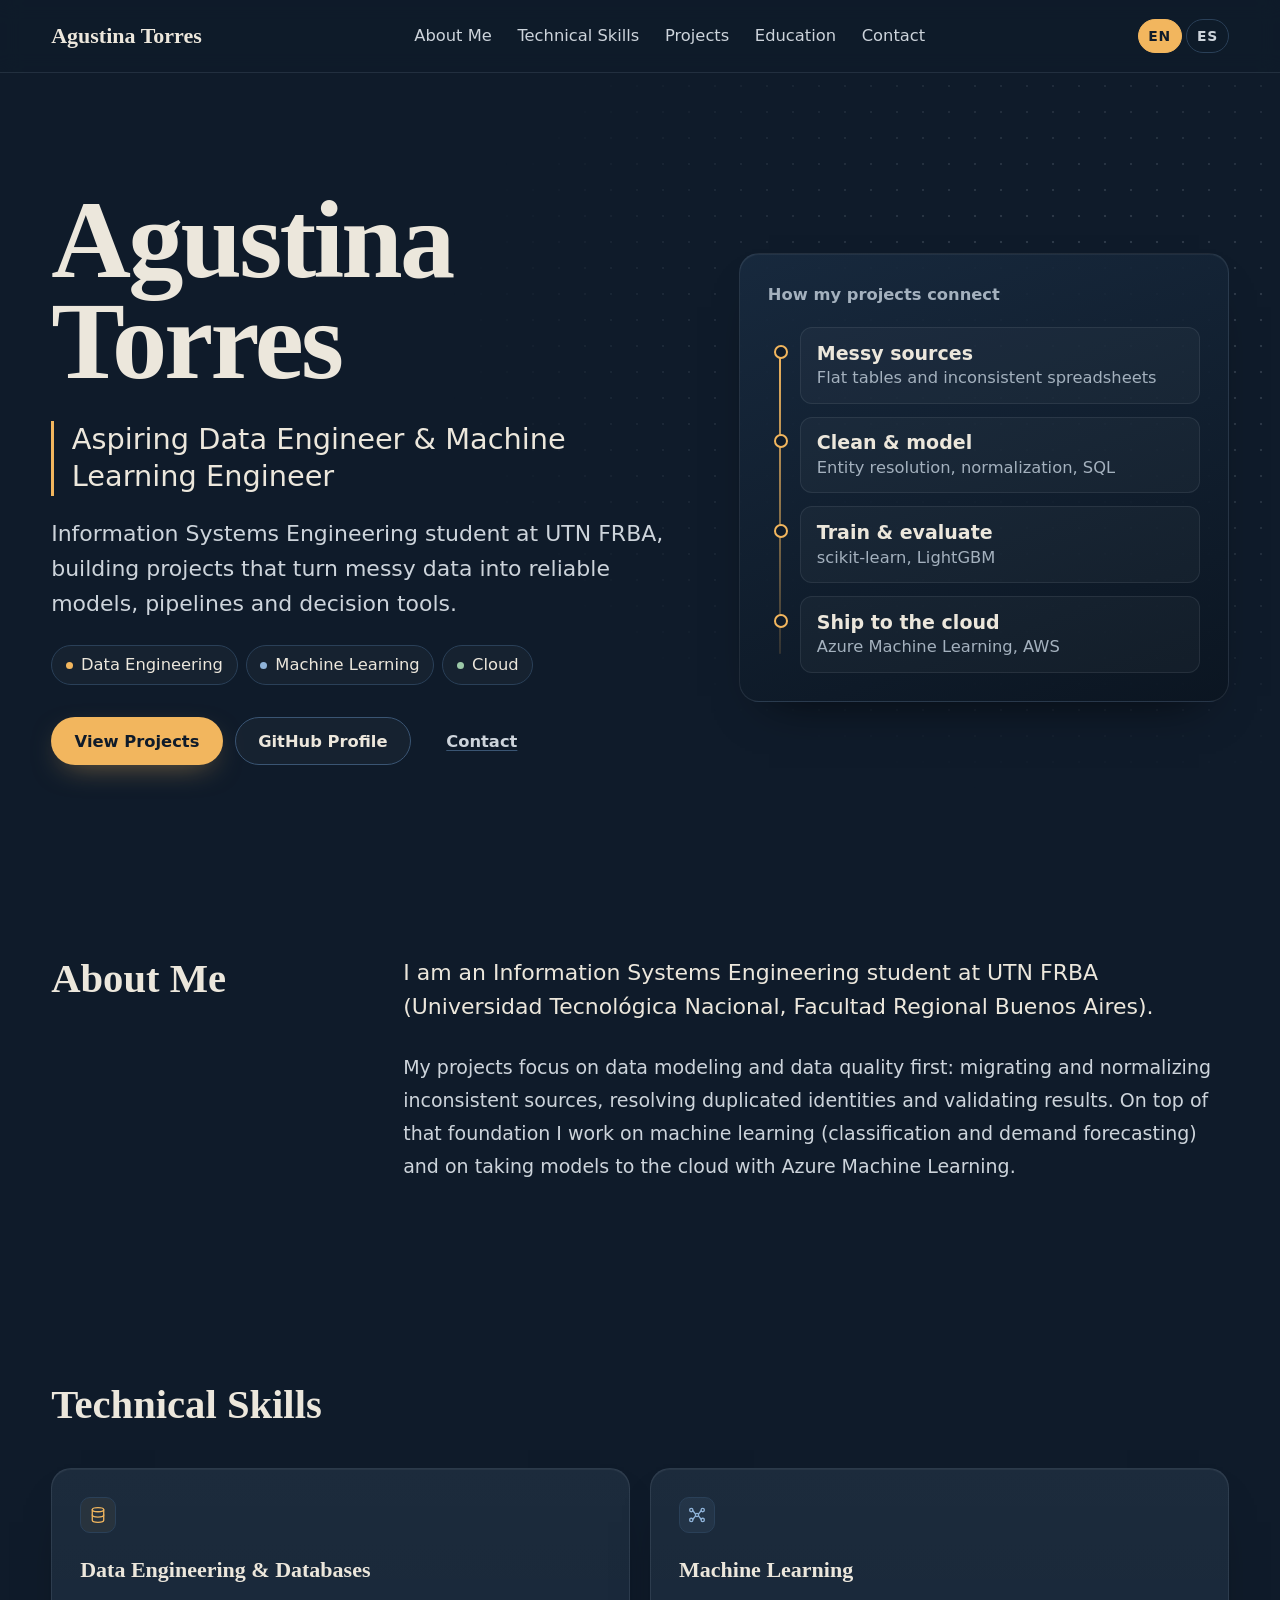
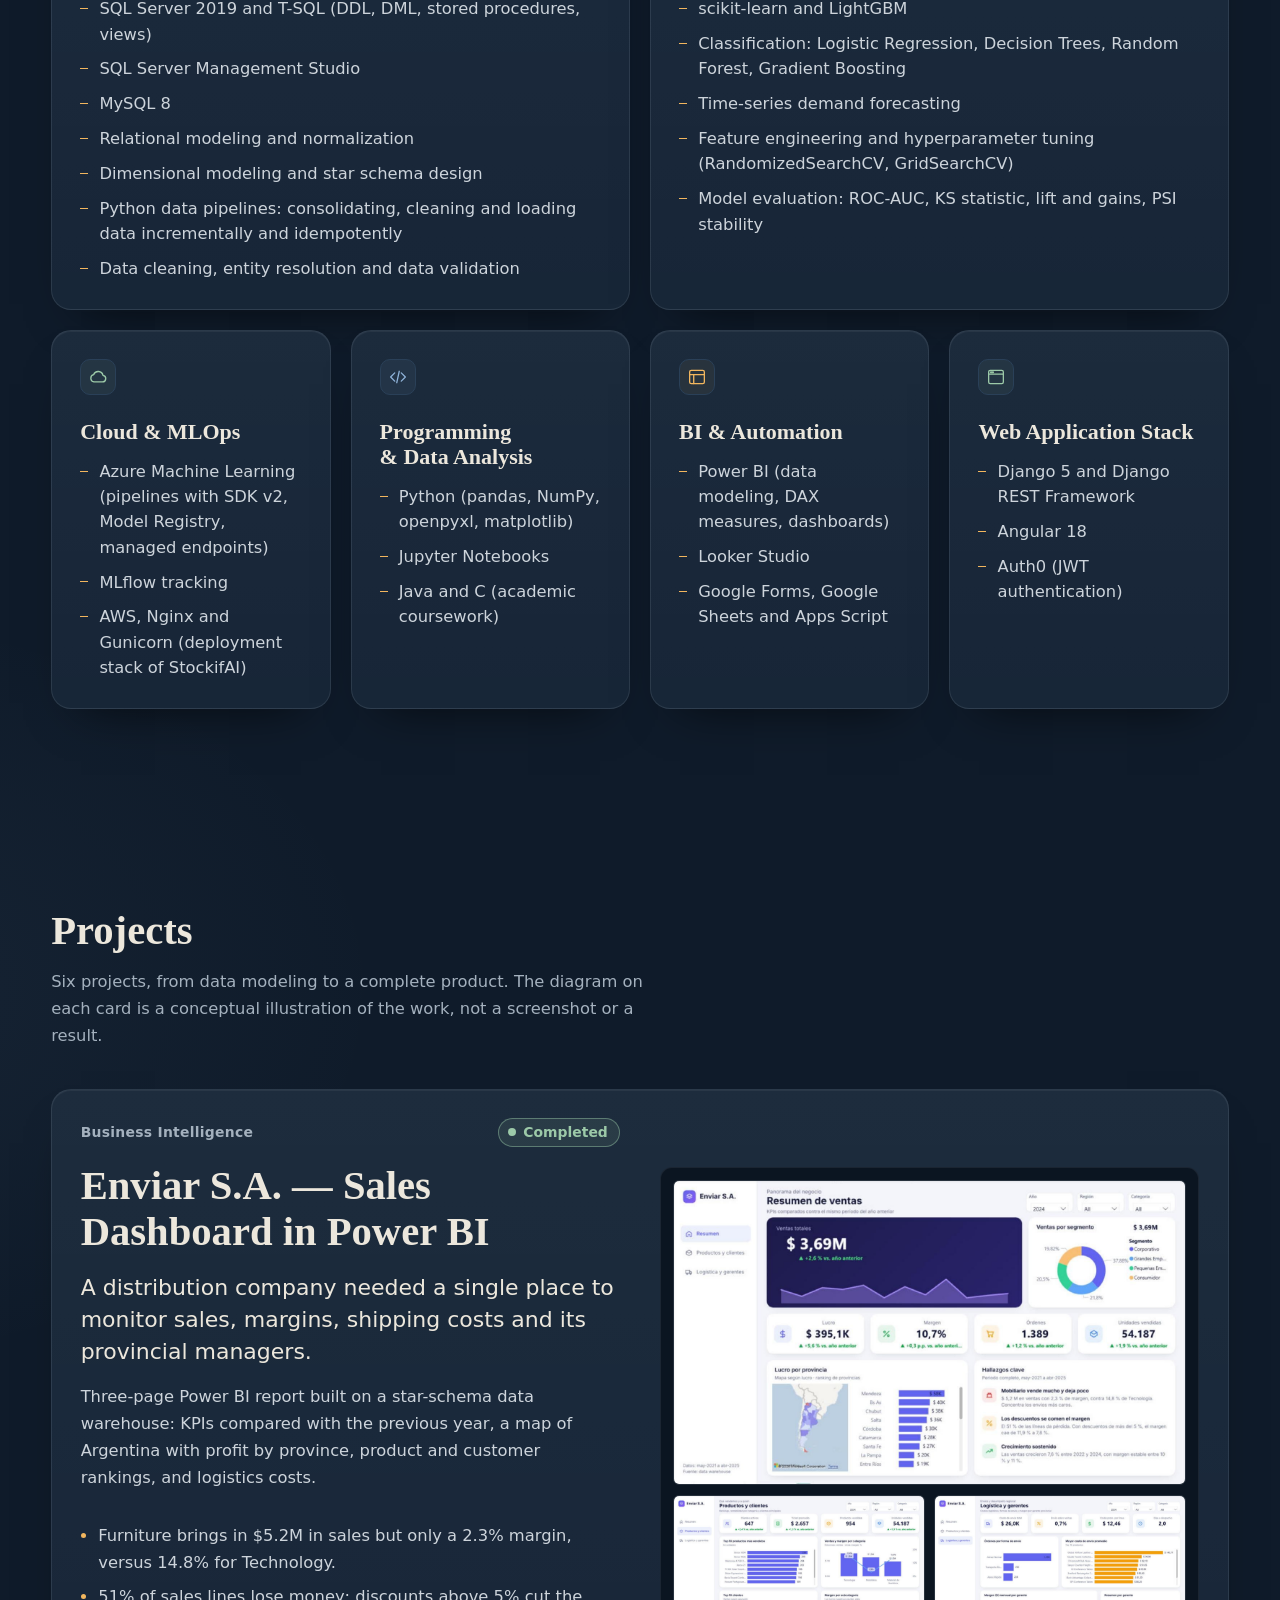
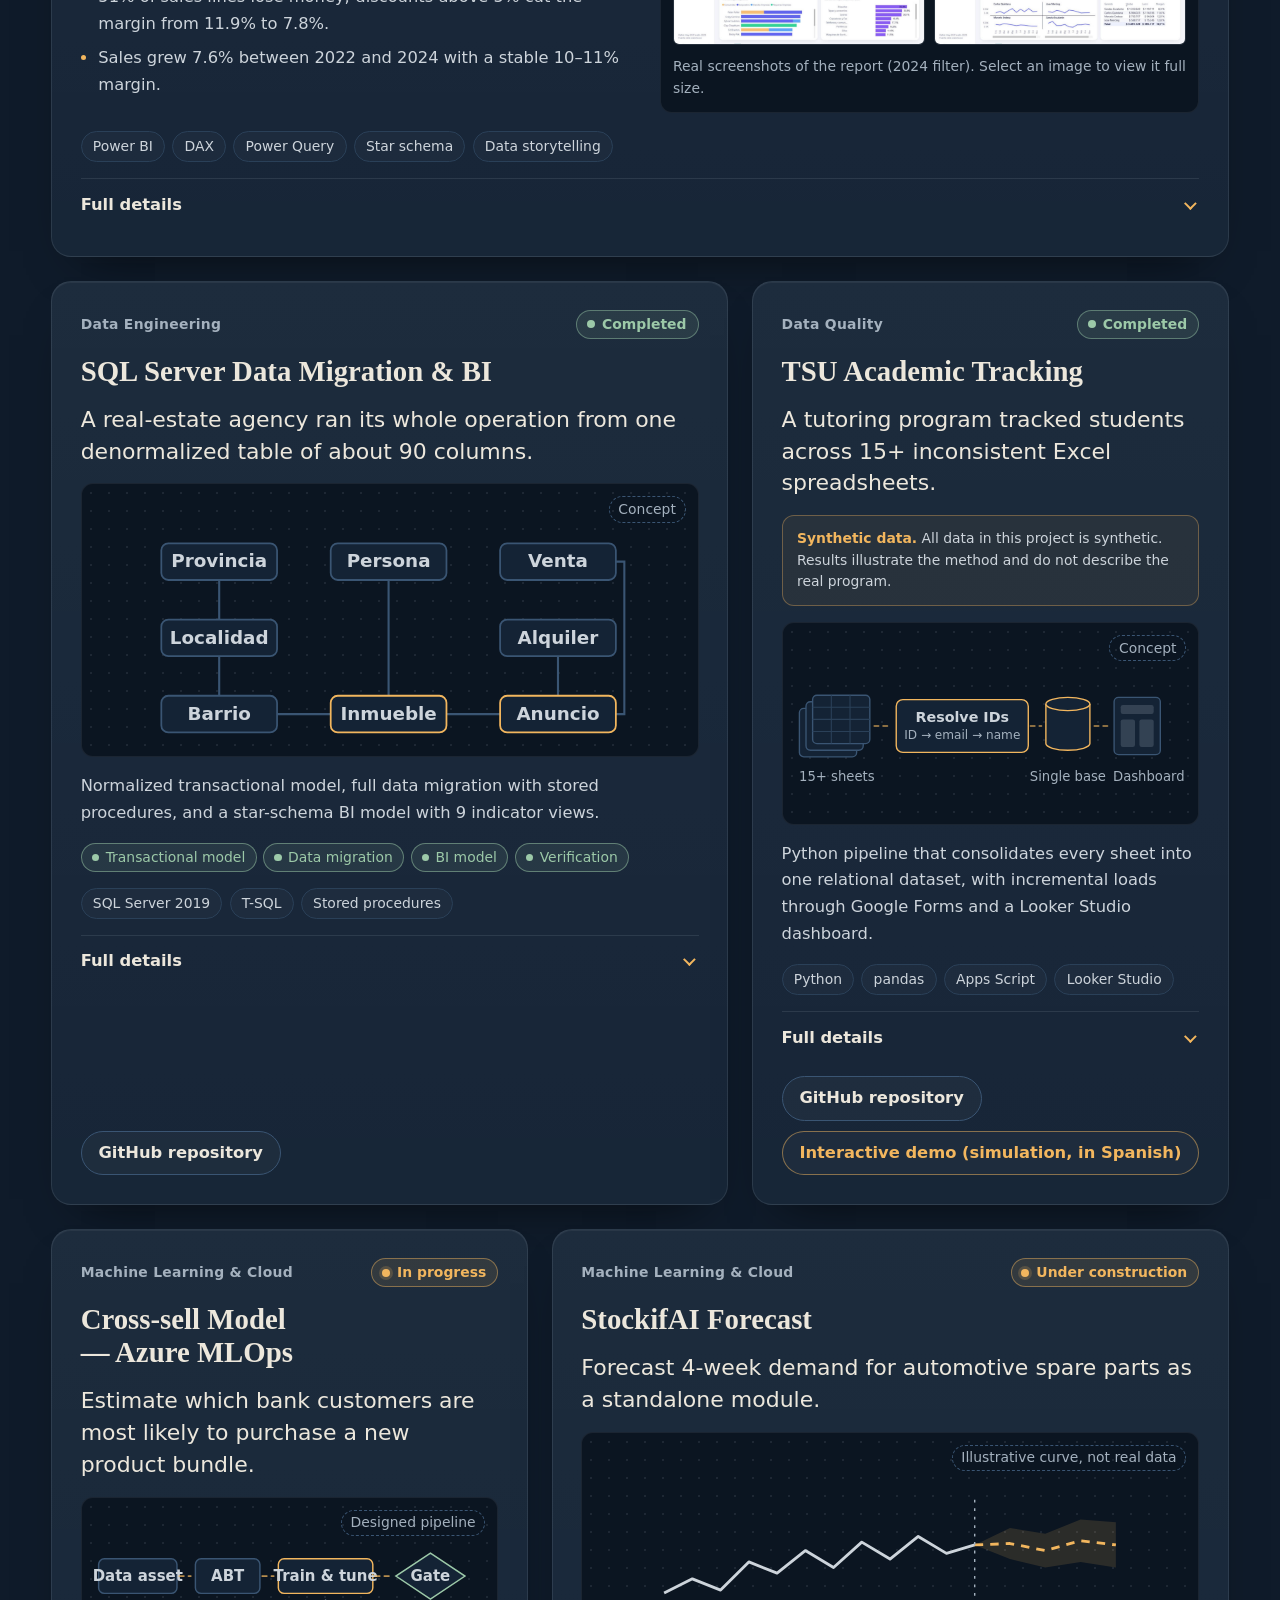
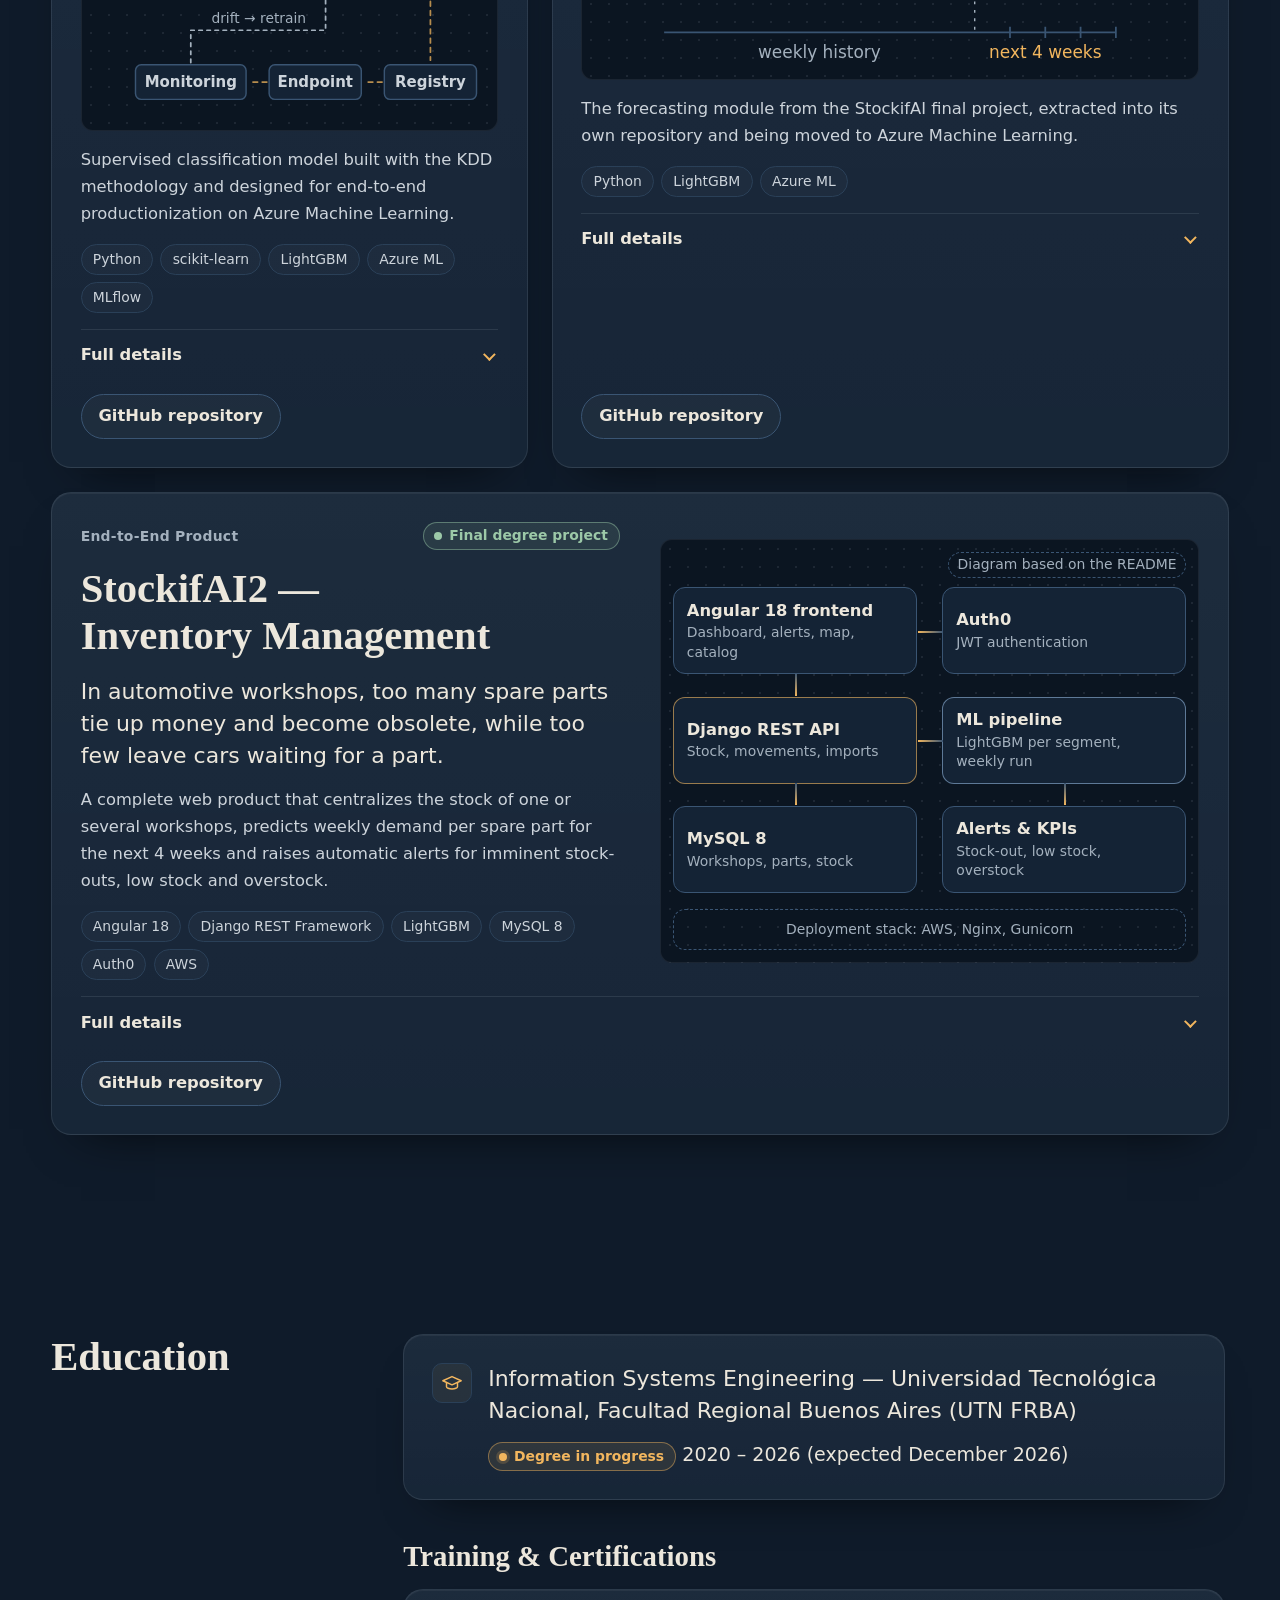
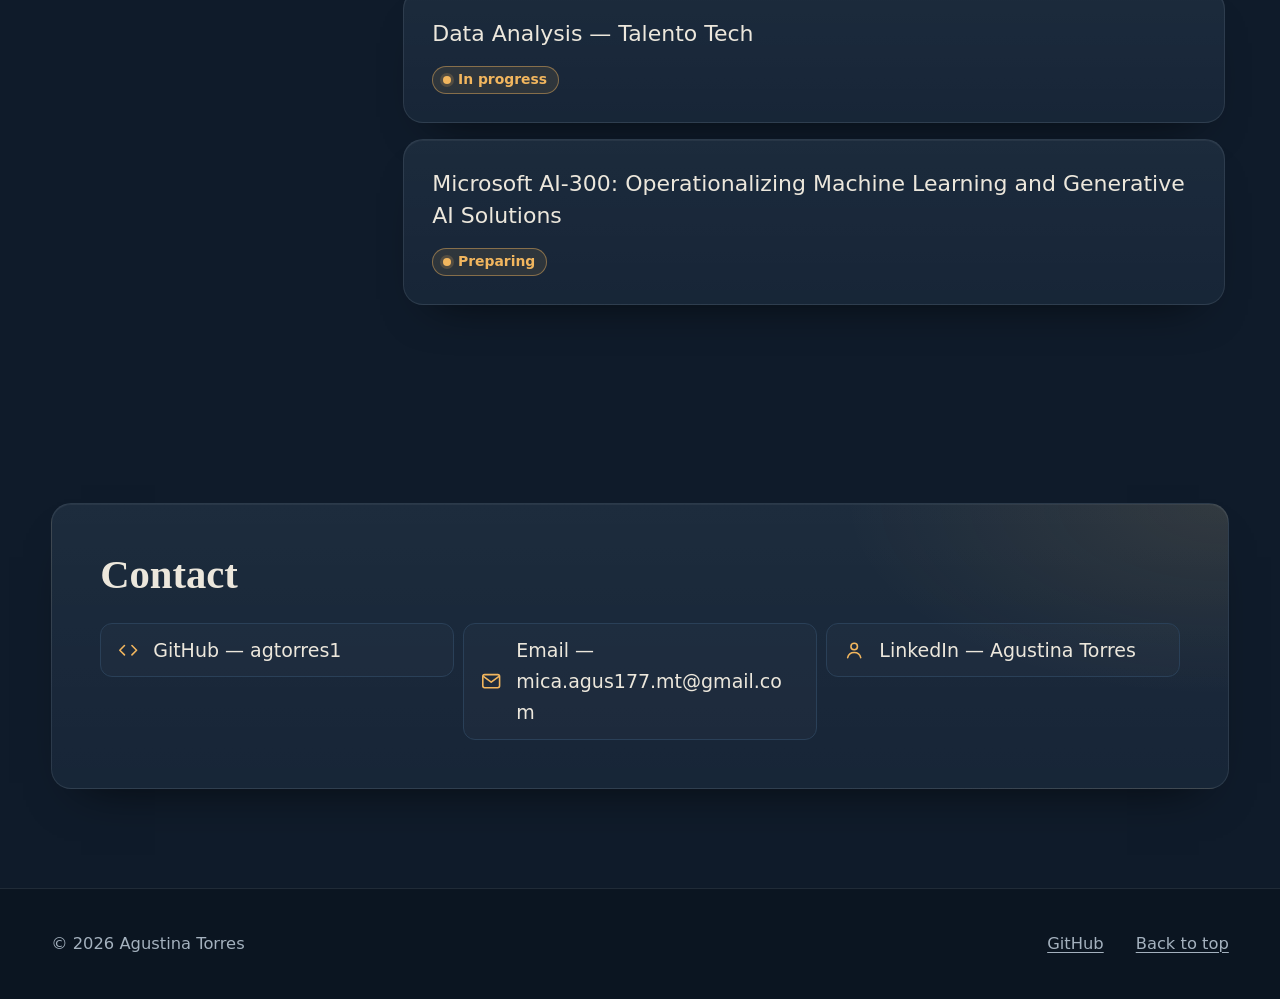
<file: index.html>
<!DOCTYPE html>
<html lang="en">
<head>
  <meta charset="UTF-8">
  <meta name="viewport" content="width=device-width, initial-scale=1.0">
  <meta name="description" content="Agustina Torres — portfolio focused on Data Engineering, Data Science, Machine Learning and Cloud.">
  <meta name="color-scheme" content="dark">
  <meta name="theme-color" content="#0F1B2A">
  <title>Agustina Torres | Data Engineering, Data Science &amp; ML</title>
  <link rel="alternate" hreflang="en" href="./">
  <link rel="alternate" hreflang="es" href="es/">
  <link rel="stylesheet" href="styles.css">
  <!-- Small progressive enhancement (scroll reveal, card spotlight, active nav).
       The page is fully usable without it. -->
  <script src="script.js" defer></script>
</head>
<body>

  <!-- Accessibility: lets keyboard and screen-reader users jump straight to the content. -->
  <a class="skip-link" href="#main-content">Skip to main content</a>

  <!-- ===================== HEADER & NAVIGATION ===================== -->
  <header id="header" class="site-header">
    <div class="site-header__inner">
      <p class="brand"><a href="#hero">Agustina Torres</a></p>

      <nav class="site-nav" aria-label="Main navigation">
        <ul>
          <li><a href="#about">About Me</a></li>
          <li><a href="#skills">Technical Skills</a></li>
          <li><a href="#projects">Projects</a></li>
          <li><a href="#education">Education</a></li>
          <li><a href="#contact">Contact</a></li>
        </ul>
      </nav>

      <p class="lang-switch" aria-label="Language">
        <span aria-current="page" lang="en">EN</span>
        <a href="es/index.html" hreflang="es" lang="es" title="Ver en español">ES</a>
      </p>
    </div>
  </header>

  <main id="main-content">

    <!-- ===================== HERO / INTRODUCTION ===================== -->
    <section id="hero" class="hero" aria-labelledby="hero-title">
      <div class="hero__inner">
        <div class="hero__text">
          <h1 id="hero-title" class="hero__name">Agustina Torres</h1>
          <p class="hero__role">Aspiring Data Engineer &amp; Machine Learning Engineer</p>
          <p class="hero__intro">Information Systems Engineering student at UTN FRBA, building projects that turn messy data into reliable models, pipelines and decision tools.</p>

          <ul class="hero__focus" aria-label="Focus areas">
            <li>Data Engineering</li>
            <li>Machine Learning</li>
            <li>Cloud</li>
          </ul>

          <p class="hero__actions">
            <a class="button button--primary" href="#projects">View Projects</a>
            <a class="button button--secondary" href="https://github.com/agtorres1">GitHub Profile</a>
            <a class="button button--ghost" href="#contact">Contact</a>
            <!-- PENDING: add "Download CV" link once a CV file is available. -->
          </p>
        </div>

        <!-- Conceptual pipeline: how the projects below connect. Real text, not an image. -->
        <figure class="pipeline" aria-labelledby="pipeline-caption">
          <figcaption id="pipeline-caption" class="pipeline__caption">How my projects connect</figcaption>
          <ol class="pipeline__steps">
            <li class="pipeline__step">
              <span class="pipeline__title">Messy sources</span>
              <span class="pipeline__detail">Flat tables and inconsistent spreadsheets</span>
            </li>
            <li class="pipeline__step">
              <span class="pipeline__title">Clean &amp; model</span>
              <span class="pipeline__detail">Entity resolution, normalization, SQL</span>
            </li>
            <li class="pipeline__step">
              <span class="pipeline__title">Train &amp; evaluate</span>
              <span class="pipeline__detail">scikit-learn, LightGBM</span>
            </li>
            <li class="pipeline__step">
              <span class="pipeline__title">Ship to the cloud</span>
              <span class="pipeline__detail">Azure Machine Learning, AWS</span>
            </li>
          </ol>
        </figure>
      </div>
    </section>

    <!-- ===================== ABOUT ME ===================== -->
    <section id="about" class="section section--split" aria-labelledby="about-title">
      <h2 id="about-title" class="section__title">About Me</h2>
      <div class="section__body prose reveal">
        <p>I am an Information Systems Engineering student at UTN FRBA (Universidad Tecnológica Nacional, Facultad Regional Buenos Aires).</p>
        <p>My projects focus on data modeling and data quality first: migrating and normalizing inconsistent sources, resolving duplicated identities and validating results. On top of that foundation I work on machine learning (classification and demand forecasting) and on taking models to the cloud with Azure Machine Learning.</p>
        <!-- PENDING: personal bio, professional experience, location, languages and interests.
             Not documented in the public GitHub profile — to be provided by the owner. -->
        <!-- PENDING: optional profile photo. -->
      </div>
    </section>

    <!-- ===================== TECHNICAL SKILLS ===================== -->
    <section id="skills" class="section" aria-labelledby="skills-title">
      <h2 id="skills-title" class="section__title">Technical Skills</h2>
      <!-- Source: technologies documented in the public repositories listed in #projects,
           plus knowledge confirmed by the owner (T-SQL DML and views; dimensional modeling). -->

      <div class="skills-bento">
        <div class="skill-card skill-card--data spotlight reveal">
          <svg class="skill-card__icon" viewBox="0 0 24 24" aria-hidden="true" focusable="false"><ellipse cx="12" cy="5.5" rx="7" ry="2.5"/><path d="M5 5.5v13c0 1.4 3.1 2.5 7 2.5s7-1.1 7-2.5v-13"/><path d="M5 12c0 1.4 3.1 2.5 7 2.5s7-1.1 7-2.5"/></svg>
          <h3>Data Engineering &amp; Databases</h3>
          <ul class="skill-list">
            <li>SQL Server 2019 and T-SQL (DDL, DML, stored procedures, views)</li>
            <li>SQL Server Management Studio</li>
            <li>MySQL 8</li>
            <li>Relational modeling and normalization</li>
            <li>Dimensional modeling and star schema design</li>
            <li>Python data pipelines: consolidating, cleaning and loading data incrementally and idempotently</li>
            <li>Data cleaning, entity resolution and data validation</li>
          </ul>
        </div>

        <div class="skill-card skill-card--ml spotlight reveal">
          <svg class="skill-card__icon" viewBox="0 0 24 24" aria-hidden="true" focusable="false"><circle cx="5" cy="6" r="2"/><circle cx="5" cy="18" r="2"/><circle cx="12" cy="12" r="2"/><circle cx="19" cy="6" r="2"/><circle cx="19" cy="18" r="2"/><path d="M7 6.8 10.2 11M7 17.2l3.2-4.2M13.8 11 17 6.8M13.8 13l3.2 4.2"/></svg>
          <h3>Machine Learning</h3>
          <ul class="skill-list">
            <li>scikit-learn and LightGBM</li>
            <li>Classification: Logistic Regression, Decision Trees, Random Forest, Gradient Boosting</li>
            <li>Time-series demand forecasting</li>
            <li>Feature engineering and hyperparameter tuning (RandomizedSearchCV, GridSearchCV)</li>
            <li>Model evaluation: ROC-AUC, KS statistic, lift and gains, PSI stability</li>
          </ul>
        </div>

        <div class="skill-card skill-card--cloud spotlight reveal">
          <svg class="skill-card__icon" viewBox="0 0 24 24" aria-hidden="true" focusable="false"><path d="M7 18h10.5a4 4 0 0 0 .6-7.95A6 6 0 0 0 6.6 9.2 4.5 4.5 0 0 0 7 18Z"/></svg>
          <h3>Cloud &amp; MLOps</h3>
          <ul class="skill-list">
            <li>Azure Machine Learning (pipelines with SDK v2, Model Registry, managed endpoints)</li>
            <li>MLflow tracking</li>
            <li>AWS, Nginx and Gunicorn (deployment stack of StockifAI)</li>
          </ul>
        </div>

        <div class="skill-card skill-card--code spotlight reveal">
          <svg class="skill-card__icon" viewBox="0 0 24 24" aria-hidden="true" focusable="false"><path d="m8 7-5 5 5 5M16 7l5 5-5 5M13.5 5l-3 14"/></svg>
          <h3>Programming &amp; Data Analysis</h3>
          <ul class="skill-list">
            <li>Python (pandas, NumPy, openpyxl, matplotlib)</li>
            <li>Jupyter Notebooks</li>
            <li>Java and C (academic coursework)</li>
          </ul>
        </div>

        <div class="skill-card skill-card--bi spotlight reveal">
          <svg class="skill-card__icon" viewBox="0 0 24 24" aria-hidden="true" focusable="false"><rect x="3" y="4" width="18" height="16" rx="2"/><path d="M3 9h18M8 9v11"/></svg>
          <h3>BI &amp; Automation</h3>
          <ul class="skill-list">
            <li>Power BI (data modeling, DAX measures, dashboards)</li>
            <li>Looker Studio</li>
            <li>Google Forms, Google Sheets and Apps Script</li>
          </ul>
        </div>

        <div class="skill-card skill-card--web spotlight reveal">
          <svg class="skill-card__icon" viewBox="0 0 24 24" aria-hidden="true" focusable="false"><rect x="3" y="4" width="18" height="16" rx="2"/><path d="M3 8.5h18"/><circle cx="6" cy="6.3" r=".6"/><circle cx="8.2" cy="6.3" r=".6"/></svg>
          <h3>Web Application Stack</h3>
          <ul class="skill-list">
            <li>Django 5 and Django REST Framework</li>
            <li>Angular 18</li>
            <li>Auth0 (JWT authentication)</li>
          </ul>
        </div>
      </div>
    </section>

    <!-- ===================== PROJECTS ===================== -->
    <section id="projects" class="section" aria-labelledby="projects-title">
      <h2 id="projects-title" class="section__title">Projects</h2>
      <p class="section__lede">Six projects, from data modeling to a complete product. The diagram on each card is a conceptual illustration of the work, not a screenshot or a result.</p>
      <!-- Order: Data Engineering & data quality → Machine Learning & Cloud → end-to-end product.
           All content comes from each repository's README. No metrics are shown unless
           they are reported in the README and based on real (non-synthetic) data.
           Each card shows a short summary; the full verified text is inside <details>. -->

      <div class="bento">

        <!-- ---------- Enviar S.A. — Power BI dashboard (BI & Analytics) ---------- -->
        <article id="project-enviar" class="bento-card bento-card--bi spotlight reveal" aria-labelledby="project-enviar-title">
          <div class="product-layout">
            <div class="product-layout__text">
              <div class="card-meta">
                <p class="card-kicker">Business Intelligence</p>
                <p class="status-chip status-chip--done">Completed</p>
              </div>
              <h3 id="project-enviar-title" class="card-title card-title--large">Enviar S.A. — Sales Dashboard in Power BI</h3>
              <p class="card-problem">A distribution company needed a single place to monitor sales, margins, shipping costs and its provincial managers.</p>
              <p class="card-summary">Three-page Power BI report built on a star-schema data warehouse: KPIs compared with the previous year, a map of Argentina with profit by province, product and customer rankings, and logistics costs.</p>
              <ul class="shot-findings" aria-label="Key findings">
                <li>Furniture brings in $5.2M in sales but only a 2.3% margin, versus 14.8% for Technology.</li>
                <li>51% of sales lines lose money; discounts above 5% cut the margin from 11.9% to 7.8%.</li>
                <li>Sales grew 7.6% between 2022 and 2024 with a stable 10–11% margin.</li>
              </ul>
              <ul class="tags" aria-label="Main technologies">
                <li>Power BI</li>
                <li>DAX</li>
                <li>Power Query</li>
                <li>Star schema</li>
                <li>Data storytelling</li>
              </ul>
            </div>

            <figure class="card-visual card-visual--shot">
              <a class="shot-main" href="img/enviar-resumen.jpg"><img src="img/enviar-resumen.jpg" width="1416" height="840" loading="lazy" alt="Summary page of the Enviar S.A. Power BI dashboard: total sales of $3.69M in 2024, KPIs for profit, margin, orders and units, sales by segment and a map of Argentina with profit by province."></a>
              <div class="shot-thumbs">
                <a href="img/enviar-productos.jpg"><img src="img/enviar-productos.jpg" width="1416" height="840" loading="lazy" alt="Products and customers page: active customers, average ticket, top 10 products, sales and margin by category, top 10 customers and margin by subcategory."></a>
                <a href="img/enviar-logistica.jpg"><img src="img/enviar-logistica.jpg" width="1416" height="840" loading="lazy" alt="Logistics and managers page: shipping cost KPIs, orders by shipping method, products with the highest shipping cost and monthly margin per manager."></a>
              </div>
              <figcaption class="shot-caption">Real screenshots of the report (2024 filter). Select an image to view it full size.</figcaption>
            </figure>
          </div>

          <details class="card-details">
            <summary>Full details<span class="visually-hidden"> for Enviar S.A.</span></summary>
            <dl class="details-list details-list--wide">
              <div><dt>Problem</dt>
                <dd>Enviar S.A. sells technology, furniture and office supplies across Argentina. Management needed to track monthly and year-to-date sales, best-selling products, shipping methods, top customers by segment, monthly margin per provincial manager and the products with the highest shipping cost.</dd></div>
              <div><dt>Solution</dt>
                <dd>A Power BI model over the company's star-schema data warehouse (sales fact table plus product, customer, segment, province, shipping, priority, packaging and distribution-center dimensions) with an added date table. DAX measures cover year-over-year comparison, year-to-date totals, top-10 rankings and conditional colors. The report is organized by business question rather than by assignment item, with a custom background design, side navigation, synchronized filters and a findings panel.</dd></div>
              <div><dt>Technologies</dt>
                <dd>Power BI Desktop, DAX (time intelligence, RANKX), Power Query, dimensional modeling, Power BI project format (PBIP)</dd></div>
              <div><dt>Status</dt>
                <dd>Completed — Business Intelligence elective, UTN FRBA (2025), redesigned in 2026.</dd></div>
            </dl>
          </details>
        </article>

        <!-- ---------- SQL Server Data Migration & BI ---------- -->
        <article id="project-sql-migration" class="bento-card bento-card--sql spotlight reveal" aria-labelledby="project-sql-migration-title">
          <div class="card-meta">
            <p class="card-kicker">Data Engineering</p>
            <p class="status-chip status-chip--done">Completed</p>
          </div>
          <h3 id="project-sql-migration-title" class="card-title">SQL Server Data Migration &amp; BI</h3>
          <p class="card-problem">A real-estate agency ran its whole operation from one denormalized table of about 90 columns.</p>

          <figure class="card-visual">
            <span class="concept-tag">Concept</span>
            <svg class="diagram" viewBox="0 0 340 150" role="img" aria-labelledby="dg-sql-title">
              <title id="dg-sql-title">Simplified entity-relationship sketch of the transactional model: Provincia, Localidad, Barrio, Inmueble, Persona, Anuncio, Alquiler and Venta.</title>
              <g class="dg-lines">
                <path d="M49 34v28M49 88v28M90 129h38M169 34v82M210 129h38M289 116V88M330 129h6V21h-6"/>
              </g>
              <g class="dg-box"><rect x="8" y="8" width="82" height="26" rx="5"/><text x="49" y="25">Provincia</text></g>
              <g class="dg-box"><rect x="8" y="62" width="82" height="26" rx="5"/><text x="49" y="79">Localidad</text></g>
              <g class="dg-box"><rect x="8" y="116" width="82" height="26" rx="5"/><text x="49" y="133">Barrio</text></g>
              <g class="dg-box"><rect x="128" y="8" width="82" height="26" rx="5"/><text x="169" y="25">Persona</text></g>
              <g class="dg-box dg-box--key"><rect x="128" y="116" width="82" height="26" rx="5"/><text x="169" y="133">Inmueble</text></g>
              <g class="dg-box"><rect x="248" y="8" width="82" height="26" rx="5"/><text x="289" y="25">Venta</text></g>
              <g class="dg-box"><rect x="248" y="62" width="82" height="26" rx="5"/><text x="289" y="79">Alquiler</text></g>
              <g class="dg-box dg-box--key"><rect x="248" y="116" width="82" height="26" rx="5"/><text x="289" y="133">Anuncio</text></g>
            </svg>
          </figure>

          <p class="card-summary">Normalized transactional model, full data migration with stored procedures, and a star-schema BI model with 9 indicator views.</p>

          <ol class="stage-track" aria-label="Project stages">
            <li class="stage stage--done">Transactional model <span class="visually-hidden">(implemented)</span></li>
            <li class="stage stage--done">Data migration <span class="visually-hidden">(implemented)</span></li>
            <li class="stage stage--done">BI model <span class="visually-hidden">(implemented)</span></li>
            <li class="stage stage--done">Verification <span class="visually-hidden">(implemented)</span></li>
          </ol>

          <ul class="tags" aria-label="Main technologies">
            <li>SQL Server 2019</li>
            <li>T-SQL</li>
            <li>Stored procedures</li>
          </ul>

          <details class="card-details">
            <summary>Full details<span class="visually-hidden"> for SQL Server Data Migration &amp; BI</span></summary>
            <dl class="details-list">
              <div><dt>Problem</dt>
                <dd>A real-estate agency kept its whole operation — properties, owners, listings, agents, branches, sales, rentals, tenants and payments — in a single denormalized table of about 90 columns, with data mixed and repeated in every row.</dd></div>
              <div><dt>Solution</dt>
                <dd>A normalized transactional model in SQL Server: a T-SQL stored procedure creates its 29 tables with primary and foreign keys, documented in a full entity-relationship diagram. Design choices include a shared Person entity with role tables, catalogs for every typed value, a Province → City → Neighborhood hierarchy and a many-to-many property-features relation. Stored procedures migrate the data in dependency order without modifying the source; a star-schema BI model (9 dimensions, including time, location, branch, age range and surface range) feeds 9 indicator views such as rent delinquency, listing-to-deal conversion, price per m² and commissions per branch; and a verification script compares row counts between source and target.</dd></div>
              <div><dt>Technologies</dt>
                <dd>SQL Server 2019, T-SQL (DDL, DML, stored procedures, views), SQL Server Management Studio</dd></div>
              <div><dt>Status</dt>
                <dd>Completed — academic project, Data Management course, UTN FRBA. The source database provided by the course is not included in the repository.</dd></div>
            </dl>
          </details>

          <ul class="card-links">
            <li><a class="link-button" href="https://github.com/agtorres1/sql-server-data-migration-bi">GitHub repository<span class="visually-hidden"> for SQL Server Data Migration &amp; BI</span></a></li>
          </ul>
        </article>

        <!-- ---------- TSU Academic Tracking ---------- -->
        <article id="project-tsu" class="bento-card bento-card--tsu spotlight reveal" aria-labelledby="project-tsu-title">
          <div class="card-meta">
            <p class="card-kicker">Data Quality</p>
            <p class="status-chip status-chip--done">Completed</p>
          </div>
          <h3 id="project-tsu-title" class="card-title">TSU Academic Tracking</h3>
          <p class="card-problem">A tutoring program tracked students across 15+ inconsistent Excel spreadsheets.</p>

          <p class="note"><strong>Synthetic data.</strong> All data in this project is synthetic. Results illustrate the method and do not describe the real program.</p>

          <figure class="card-visual">
            <span class="concept-tag">Concept</span>
            <svg class="diagram" viewBox="0 0 356 128" role="img" aria-labelledby="dg-tsu-title">
              <title id="dg-tsu-title">Data flow: many spreadsheets, identity resolution by ID then email then name, a single relational base, and a dashboard.</title>
              <g class="dg-sheet"><rect x="4" y="34" width="52" height="44" rx="4"/><rect x="10" y="28" width="52" height="44" rx="4"/><rect x="16" y="22" width="52" height="44" rx="4"/><path d="M16 33h52M16 44h52M16 55h52M33 22v44M50 22v44"/></g>
              <text class="dg-label" x="38" y="100">15+ sheets</text>
              <path class="dg-arrow" d="M72 50h16"/>
              <g class="dg-box dg-box--key"><rect x="92" y="26" width="120" height="48" rx="6"/><text x="152" y="46">Resolve IDs</text><text class="dg-small" x="152" y="62">ID → email → name</text></g>
              <path class="dg-arrow" d="M214 50h10"/>
              <g class="dg-cyl"><path d="M228 30v36c0 3.3 9 6 20 6s20-2.7 20-6V30"/><ellipse cx="248" cy="30" rx="20" ry="6"/></g>
              <text class="dg-label" x="248" y="100">Single base</text>
              <path class="dg-arrow" d="M272 50h14"/>
              <g class="dg-dash"><rect x="290" y="24" width="42" height="52" rx="4"/><rect x="296" y="31" width="30" height="8" rx="2"/><rect x="296" y="44" width="13" height="25" rx="2"/><rect x="313" y="44" width="13" height="25" rx="2"/></g>
              <text class="dg-label dg-label--end" x="354" y="100">Dashboard</text>
            </svg>
          </figure>

          <p class="card-summary">Python pipeline that consolidates every sheet into one relational dataset, with incremental loads through Google Forms and a Looker Studio dashboard.</p>

          <ul class="tags" aria-label="Main technologies">
            <li>Python</li>
            <li>pandas</li>
            <li>Apps Script</li>
            <li>Looker Studio</li>
          </ul>

          <details class="card-details">
            <summary>Full details<span class="visually-hidden"> for TSU Academic Tracking</span></summary>
            <p class="details-note">All data in this project is synthetic. It is generated to mimic the shape and messiness of the real spreadsheets without copying any rows. Results illustrate the method and do not describe the real program.</p>
            <dl class="details-list">
              <div><dt>Problem</dt>
                <dd>A university tutoring program tracked its students across 15+ inconsistent Excel spreadsheets, with different headers, free-text codes, color-coded cells and students recorded with differently formatted IDs. Leadership needed to know how much academic activity students recover after the program and which profiles engage, without cross-referencing spreadsheets by hand.</dd></div>
              <div><dt>Solution</dt>
                <dd>A Python pipeline that consolidates all spreadsheets into a single relational dataset, decoding each cell (text and color) and resolving identities by national ID, then email, then name — never merging two different IDs — with a manual review queue. Incremental loading runs through Google Forms and Apps Script, imports from the academic office are idempotent, and a Looker Studio dashboard covers the funnel, post-program activity and student profiles. The analysis is deliberately descriptive (rates with Wilson confidence intervals) rather than predictive.</dd></div>
              <div><dt>Technologies</dt>
                <dd>Python (pandas, openpyxl, matplotlib), Jupyter, Google Forms, Google Sheets and Apps Script, Looker Studio</dd></div>
              <div><dt>Status</dt>
                <dd>Completed.</dd></div>
            </dl>
          </details>

          <ul class="card-links">
            <li><a class="link-button" href="https://github.com/agtorres1/tsu-seguimiento-academico">GitHub repository<span class="visually-hidden"> for TSU Academic Tracking</span></a></li>
            <li><a class="link-button link-button--accent" href="https://agtorres1.github.io/tsu-seguimiento-academico/" hreflang="es">Interactive demo (simulation, in Spanish)</a></li>
          </ul>
        </article>

        <!-- ---------- Cross-sell Model — Azure MLOps ---------- -->
        <article id="project-cross-sell" class="bento-card bento-card--xsell spotlight reveal" aria-labelledby="project-cross-sell-title">
          <div class="card-meta">
            <p class="card-kicker">Machine Learning &amp; Cloud</p>
            <p class="status-chip status-chip--progress">In progress</p>
          </div>
          <h3 id="project-cross-sell-title" class="card-title">Cross-sell Model — Azure MLOps</h3>
          <p class="card-problem">Estimate which bank customers are most likely to purchase a new product bundle.</p>

          <figure class="card-visual">
            <span class="concept-tag">Designed pipeline</span>
            <svg class="diagram" viewBox="0 0 340 150" role="img" aria-labelledby="dg-xsell-title">
              <title id="dg-xsell-title">Designed MLOps pipeline: data asset, analytic base table, training and tuning, quality gate, model registry, endpoint and monitoring, with retraining on drift.</title>
              <g class="dg-box"><rect x="4" y="12" width="68" height="30" rx="5"/><text x="38" y="31">Data asset</text></g>
              <path class="dg-arrow" d="M74 27h10"/>
              <g class="dg-box"><rect x="88" y="12" width="56" height="30" rx="5"/><text x="116" y="31">ABT</text></g>
              <path class="dg-arrow" d="M146 27h10"/>
              <g class="dg-box dg-box--key"><rect x="160" y="12" width="82" height="30" rx="5"/><text x="201" y="31">Train &amp; tune</text></g>
              <path class="dg-arrow" d="M244 27h14"/>
              <g class="dg-gate"><path d="M292 7l30 20-30 20-30-20z"/><text x="292" y="31">Gate</text></g>
              <path class="dg-arrow" d="M292 49v51"/>
              <g class="dg-box"><rect x="252" y="104" width="80" height="30" rx="5"/><text x="292" y="123">Registry</text></g>
              <path class="dg-arrow" d="M250 119h-14"/>
              <g class="dg-box"><rect x="152" y="104" width="80" height="30" rx="5"/><text x="192" y="123">Endpoint</text></g>
              <path class="dg-arrow" d="M150 119h-14"/>
              <g class="dg-box"><rect x="36" y="104" width="96" height="30" rx="5"/><text x="84" y="123">Monitoring</text></g>
              <path class="dg-loop" d="M84 102V74h117V46"/>
              <text class="dg-label" x="143" y="68">drift → retrain</text>
            </svg>
          </figure>

          <p class="card-summary">Supervised classification model built with the KDD methodology and designed for end-to-end productionization on Azure Machine Learning.</p>

          <ul class="tags" aria-label="Main technologies">
            <li>Python</li>
            <li>scikit-learn</li>
            <li>LightGBM</li>
            <li>Azure ML</li>
            <li>MLflow</li>
          </ul>

          <details class="card-details">
            <summary>Full details<span class="visually-hidden"> for Cross-sell Model — Azure MLOps</span></summary>
            <dl class="details-list">
              <div><dt>Problem</dt>
                <dd>A bank needs to estimate which customers are most likely to purchase a new product bundle, in order to improve conversion in marketing campaigns and contact queues.</dd></div>
              <div><dt>Solution</dt>
                <dd>A supervised classification model built with the KDD methodology: an analytic base table at customer level with aggregate features over 3- and 6-month windows, a one-month lead window to avoid data leakage, and comparison of Logistic Regression, Decision Tree, Random Forest and LightGBM evaluated with ROC-AUC, KS and lift by decile. The project is designed for end-to-end productionization on Azure Machine Learning: versioned data assets, SDK v2 pipelines reusing the same code as the notebooks, a quality gate before model registration, managed endpoints for scoring and drift monitoring.</dd></div>
              <div><dt>Technologies</dt>
                <dd>Python, scikit-learn and LightGBM, Azure Machine Learning (SDK v2), MLflow</dd></div>
              <div><dt>Status</dt>
                <dd>In progress — final metrics (AUC-ROC, KS, first-decile lift) are not yet reported in the README.</dd></div>
            </dl>
          </details>

          <ul class="card-links">
            <li><a class="link-button" href="https://github.com/agtorres1/cross-sell-model-azure-mlops">GitHub repository<span class="visually-hidden"> for Cross-sell Model — Azure MLOps</span></a></li>
          </ul>
        </article>

        <!-- ---------- StockifAI Forecast ---------- -->
        <article id="project-stockifai-forecast" class="bento-card bento-card--forecast spotlight reveal" aria-labelledby="project-stockifai-forecast-title">
          <div class="card-meta">
            <p class="card-kicker">Machine Learning &amp; Cloud</p>
            <p class="status-chip status-chip--progress">Under construction</p>
          </div>
          <h3 id="project-stockifai-forecast-title" class="card-title">StockifAI Forecast</h3>
          <p class="card-problem">Forecast 4-week demand for automotive spare parts as a standalone module.</p>

          <figure class="card-visual">
            <span class="concept-tag">Illustrative curve, not real data</span>
            <svg class="diagram" viewBox="0 0 340 132" role="img" aria-labelledby="dg-fc-title">
              <title id="dg-fc-title">Illustrative time series: weekly history followed by a four-week forecast with an uncertainty band. Not real data.</title>
              <path class="dg-axis" d="M10 108h320"/>
              <path class="dg-axis dg-axis--ticks" d="M255 104v8M280 104v8M305 104v8M330 104v8"/>
              <path class="dg-band" d="M230 46 255 34 280 38 305 28 330 30 330 62 305 58 280 62 255 56Z"/>
              <path class="dg-series" d="M10 80 30 70 50 78 70 58 90 66 110 50 130 62 150 44 170 56 190 40 210 52 230 46"/>
              <path class="dg-forecast" d="M230 46 255 45 280 50 305 43 330 46"/>
              <path class="dg-today" d="M230 14v94"/>
              <text class="dg-label" x="120" y="126">weekly history</text>
              <text class="dg-label dg-label--accent" x="280" y="126">next 4 weeks</text>
            </svg>
          </figure>

          <p class="card-summary">The forecasting module from the StockifAI final project, extracted into its own repository and being moved to Azure Machine Learning.</p>

          <ul class="tags" aria-label="Main technologies">
            <li>Python</li>
            <li>LightGBM</li>
            <li>Azure ML</li>
          </ul>

          <details class="card-details">
            <summary>Full details<span class="visually-hidden"> for StockifAI Forecast</span></summary>
            <dl class="details-list">
              <div><dt>Problem</dt>
                <dd>Forecasting 4-week demand for automotive spare parts, as a standalone module separated from the StockifAI product.</dd></div>
              <div><dt>Solution</dt>
                <dd>The forecasting module from the StockifAI final project, extracted into its own repository and being moved to Azure Machine Learning. It uses demo stock-outflow data from 2020 to 2025.</dd></div>
              <div><dt>Technologies</dt>
                <dd>Python, LightGBM, Azure Machine Learning</dd></div>
              <div><dt>Status</dt>
                <dd>Under construction.</dd></div>
            </dl>
          </details>

          <ul class="card-links">
            <li><a class="link-button" href="https://github.com/agtorres1/stockifai-forecast">GitHub repository<span class="visually-hidden"> for StockifAI Forecast</span></a></li>
          </ul>
        </article>

        <!-- ---------- StockifAI2 — end-to-end product (featured) ---------- -->
        <article id="project-stockifai2" class="bento-card bento-card--product spotlight reveal" aria-labelledby="project-stockifai2-title">
          <div class="product-layout">
            <div class="product-layout__text">
              <div class="card-meta">
                <p class="card-kicker">End-to-End Product</p>
                <p class="status-chip status-chip--done">Final degree project</p>
              </div>
              <h3 id="project-stockifai2-title" class="card-title card-title--large">StockifAI2 — Inventory Management</h3>
              <p class="card-problem">In automotive workshops, too many spare parts tie up money and become obsolete, while too few leave cars waiting for a part.</p>
              <p class="card-summary">A complete web product that centralizes the stock of one or several workshops, predicts weekly demand per spare part for the next 4 weeks and raises automatic alerts for imminent stock-outs, low stock and overstock.</p>

              <ul class="tags" aria-label="Main technologies">
                <li>Angular 18</li>
                <li>Django REST Framework</li>
                <li>LightGBM</li>
                <li>MySQL 8</li>
                <li>Auth0</li>
                <li>AWS</li>
              </ul>
            </div>

            <figure class="card-visual card-visual--arch" aria-labelledby="arch-caption">
              <span class="concept-tag">Diagram based on the README</span>
              <ul class="arch">
                <li class="arch__node arch__node--client"><span class="arch__name">Angular 18 frontend</span><span class="arch__desc">Dashboard, alerts, map, catalog</span></li>
                <li class="arch__node arch__node--auth"><span class="arch__name">Auth0</span><span class="arch__desc">JWT authentication</span></li>
                <li class="arch__node arch__node--api"><span class="arch__name">Django REST API</span><span class="arch__desc">Stock, movements, imports</span></li>
                <li class="arch__node arch__node--ml"><span class="arch__name">ML pipeline</span><span class="arch__desc">LightGBM per segment, weekly run</span></li>
                <li class="arch__node arch__node--db"><span class="arch__name">MySQL 8</span><span class="arch__desc">Workshops, parts, stock</span></li>
                <li class="arch__node arch__node--alerts"><span class="arch__name">Alerts &amp; KPIs</span><span class="arch__desc">Stock-out, low stock, overstock</span></li>
              </ul>
              <p class="arch__infra">Deployment stack: AWS, Nginx, Gunicorn</p>
              <figcaption id="arch-caption" class="visually-hidden">StockifAI2 architecture, drawn from the project documentation.</figcaption>
            </figure>
          </div>

          <details class="card-details">
            <summary>Full details<span class="visually-hidden"> for StockifAI2</span></summary>
            <dl class="details-list details-list--wide">
              <div><dt>Problem</dt>
                <dd>In automotive workshops and dealerships, too many spare parts tie up money and become obsolete, while too few leave cars waiting for a part.</dd></div>
              <div><dt>Solution</dt>
                <dd>
                  <p>A complete web product that centralizes the stock of one or several workshops, predicts weekly demand per spare part for the next 4 weeks and raises automatic alerts for imminent stock-outs, low stock and overstock.</p>
                  <p>Features include an inventory dashboard with KPIs and Excel reports, rotation classification for each part, a map to locate which workshop in the group has a part in stock, a parts catalog, bulk stock import from Excel, and workshops, groups and users with roles.</p>
                  <p>The ML pipeline segments parts into frequent and intermittent sellers, builds lag, rolling-window, calendar (including Argentine holidays) and macroeconomic features, trains one LightGBM model per segment with time-ordered validation and rolling forecasts, and runs automatically every week or on demand through the API.</p>
                </dd></div>
              <div><dt>Technologies</dt>
                <dd>
                  <ul class="stack">
                    <li><span class="stack__layer">Frontend:</span> Angular 18, Bootstrap 5, Chart.js, Leaflet</li>
                    <li><span class="stack__layer">Backend:</span> Django 5, Django REST Framework, django-crontab</li>
                    <li><span class="stack__layer">Machine learning:</span> LightGBM, scikit-learn, pandas, NumPy</li>
                    <li><span class="stack__layer">Database:</span> MySQL 8</li>
                    <li><span class="stack__layer">Authentication:</span> Auth0 (JWT)</li>
                    <li><span class="stack__layer">Infrastructure:</span> AWS, Nginx, Gunicorn</li>
                  </ul>
                </dd></div>
              <div><dt>Status</dt>
                <dd>Final degree project — Information Systems Engineering, UTN.</dd>
                <!-- PENDING: year of the project and the owner's role within the team
                     (the README leaves "[Facultad Regional]" and "[año]" as placeholders). --></div>
            </dl>
          </details>

          <ul class="card-links">
            <li><a class="link-button" href="https://github.com/agtorres1/StockifAI2">GitHub repository<span class="visually-hidden"> for StockifAI2</span></a></li>
            <!-- No public demo URL found. The repo includes a landing-page folder;
                 add a link here only once it is published and verified.
                 Real screenshots exist in that repository but are not in the local files,
                 so none are shown here. -->
          </ul>
        </article>
      </div>
    </section>

    <!-- ===================== EDUCATION ===================== -->
    <section id="education" class="section section--split" aria-labelledby="education-title">
      <h2 id="education-title" class="section__title">Education</h2>

      <div class="section__body">
        <ul class="entries">
          <li class="entry-card spotlight reveal">
            <svg class="entry-card__icon" viewBox="0 0 24 24" aria-hidden="true" focusable="false"><path d="M2 9.5 12 5l10 4.5-10 4.5L2 9.5Z"/><path d="M6 11.3V16c0 1.2 2.7 2.5 6 2.5s6-1.3 6-2.5v-4.7"/></svg>
            <div>
              <p class="entry__title">Information Systems Engineering — Universidad Tecnológica Nacional, Facultad Regional Buenos Aires (UTN FRBA)</p>
              <p class="entry__meta"><span class="status-chip status-chip--progress">Degree in progress</span> 2020 – 2026 (expected December 2026)</p>
            </div>
          </li>
        </ul>

        <h3>Training &amp; Certifications</h3>
        <ul class="entries">
          <li class="entry-card spotlight reveal">
            <div>
              <p class="entry__title">Data Analysis — Talento Tech</p>
              <p class="entry__meta"><span class="status-chip status-chip--progress">In progress</span></p>
            </div>
          </li>
          <li class="entry-card spotlight reveal">
            <div>
              <p class="entry__title">Microsoft AI-300: Operationalizing Machine Learning and Generative AI Solutions</p>
              <p class="entry__meta"><span class="status-chip status-chip--progress">Preparing</span></p>
            </div>
          </li>
        </ul>
      </div>
    </section>

    <!-- ===================== CONTACT ===================== -->
    <section id="contact" class="section" aria-labelledby="contact-title">
      <div class="contact-card reveal">
        <h2 id="contact-title" class="section__title">Contact</h2>
        <ul class="contact-list">
          <li><a class="contact-link" href="https://github.com/agtorres1">
            <svg viewBox="0 0 24 24" aria-hidden="true" focusable="false"><path d="m8 7-5 5 5 5M16 7l5 5-5 5"/></svg>
            <span>GitHub — agtorres1</span></a></li>
          <li><a class="contact-link" href="mailto:mica.agus177.mt@gmail.com">
            <svg viewBox="0 0 24 24" aria-hidden="true" focusable="false"><rect x="3" y="5" width="18" height="14" rx="2"/><path d="m4 7 8 6 8-6"/></svg>
            <span>Email — mica.agus177.mt@gmail.com</span></a></li>
          <li><a class="contact-link" href="https://www.linkedin.com/in/agustina-torres-83513a188/">
            <svg viewBox="0 0 24 24" aria-hidden="true" focusable="false"><circle cx="12" cy="8" r="3.5"/><path d="M5 20c.8-3.6 3.6-5.5 7-5.5s6.2 1.9 7 5.5"/></svg>
            <span>LinkedIn — Agustina Torres</span></a></li>
        </ul>
      </div>
    </section>

  </main>

  <!-- ===================== FOOTER ===================== -->
  <footer id="footer" class="site-footer">
    <div class="site-footer__inner">
      <p>&copy; 2026 Agustina Torres</p>
      <p><a href="https://github.com/agtorres1">GitHub</a></p>
      <p><a href="#header">Back to top</a></p>
    </div>
  </footer>

</body>
</html>
</file>
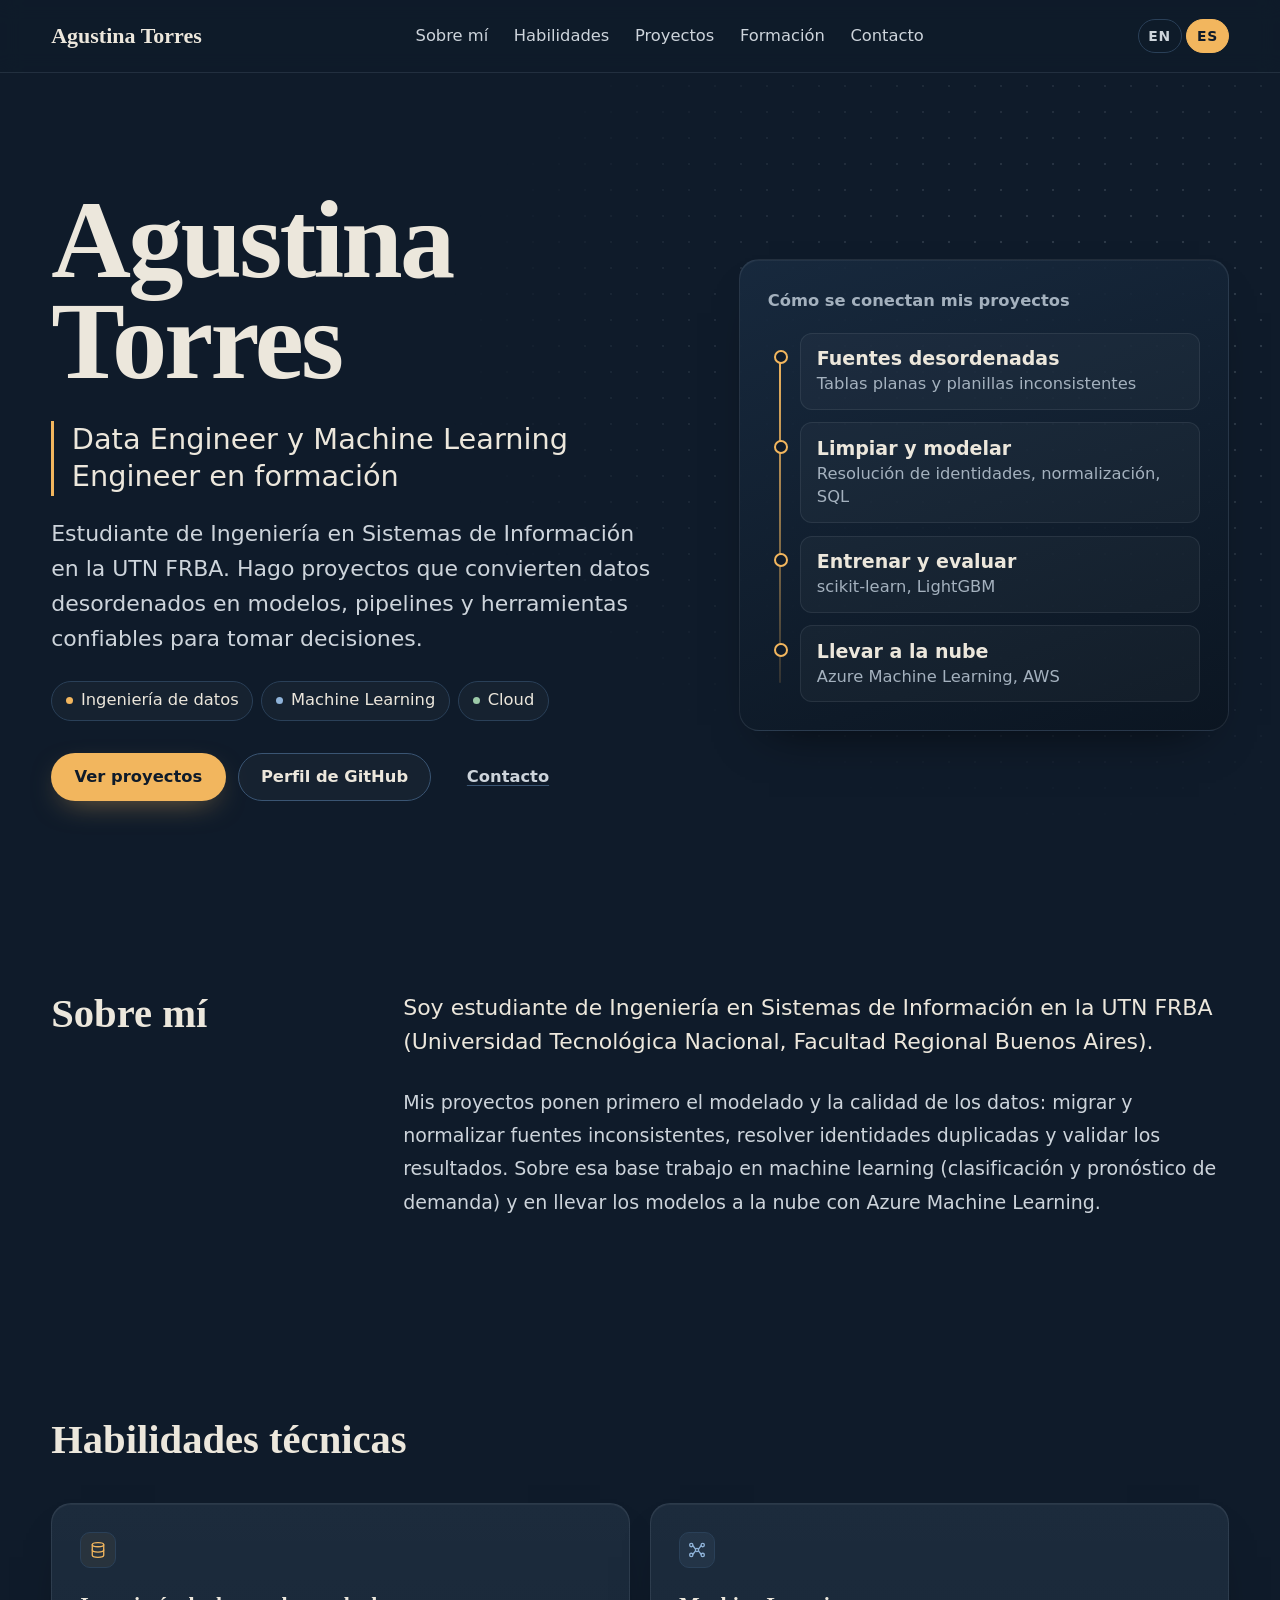
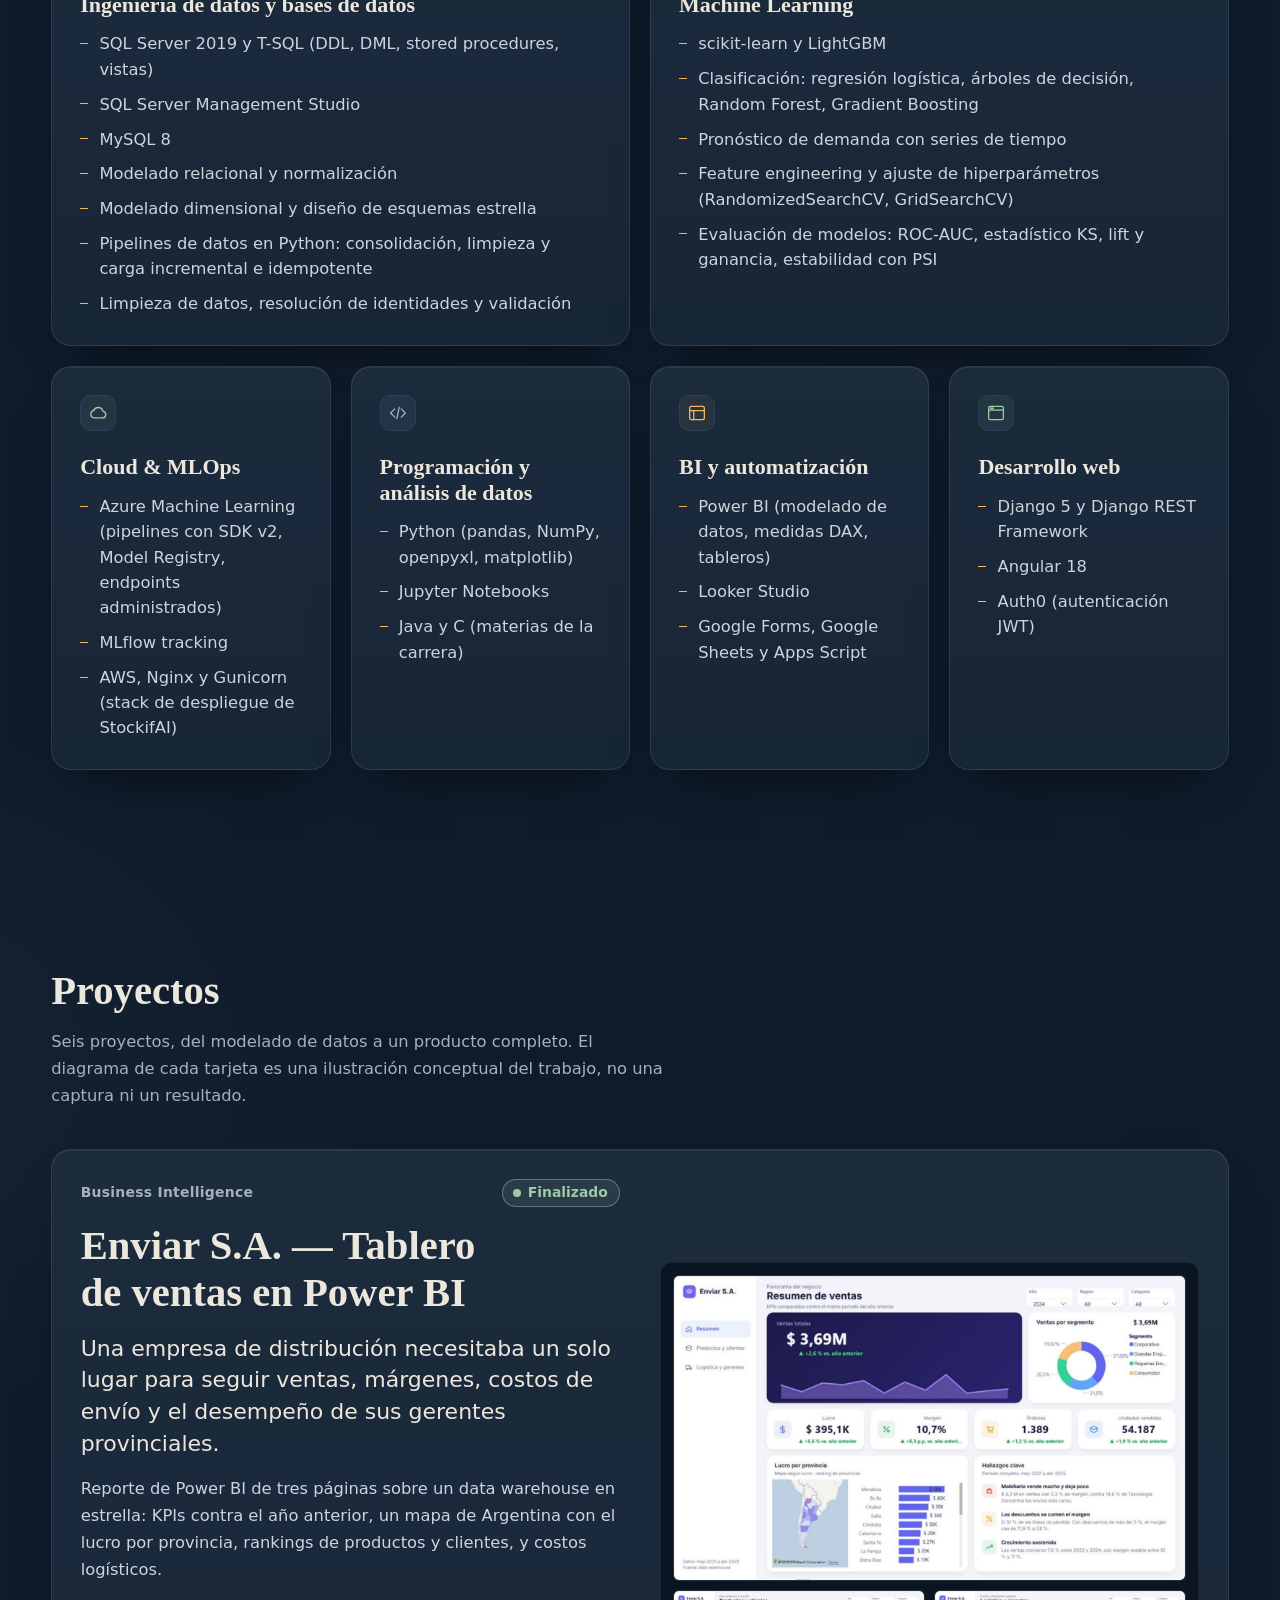
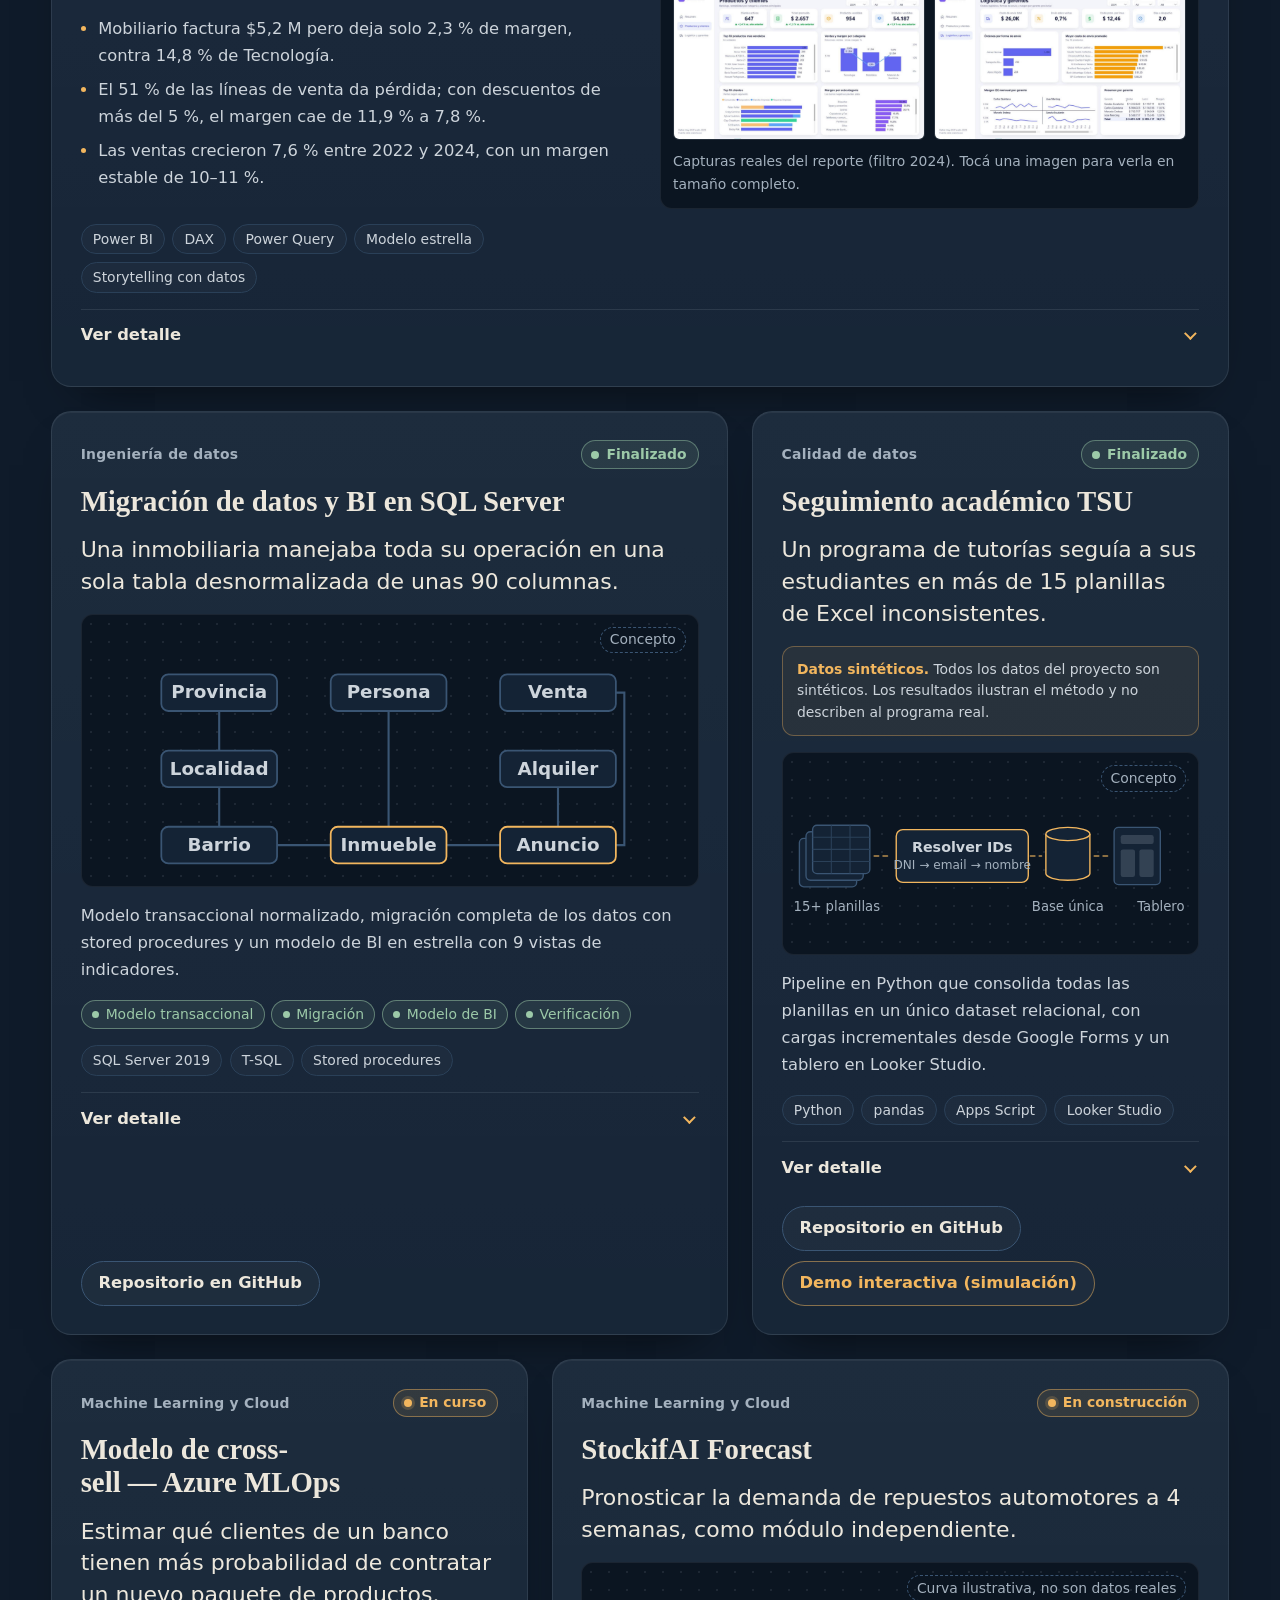
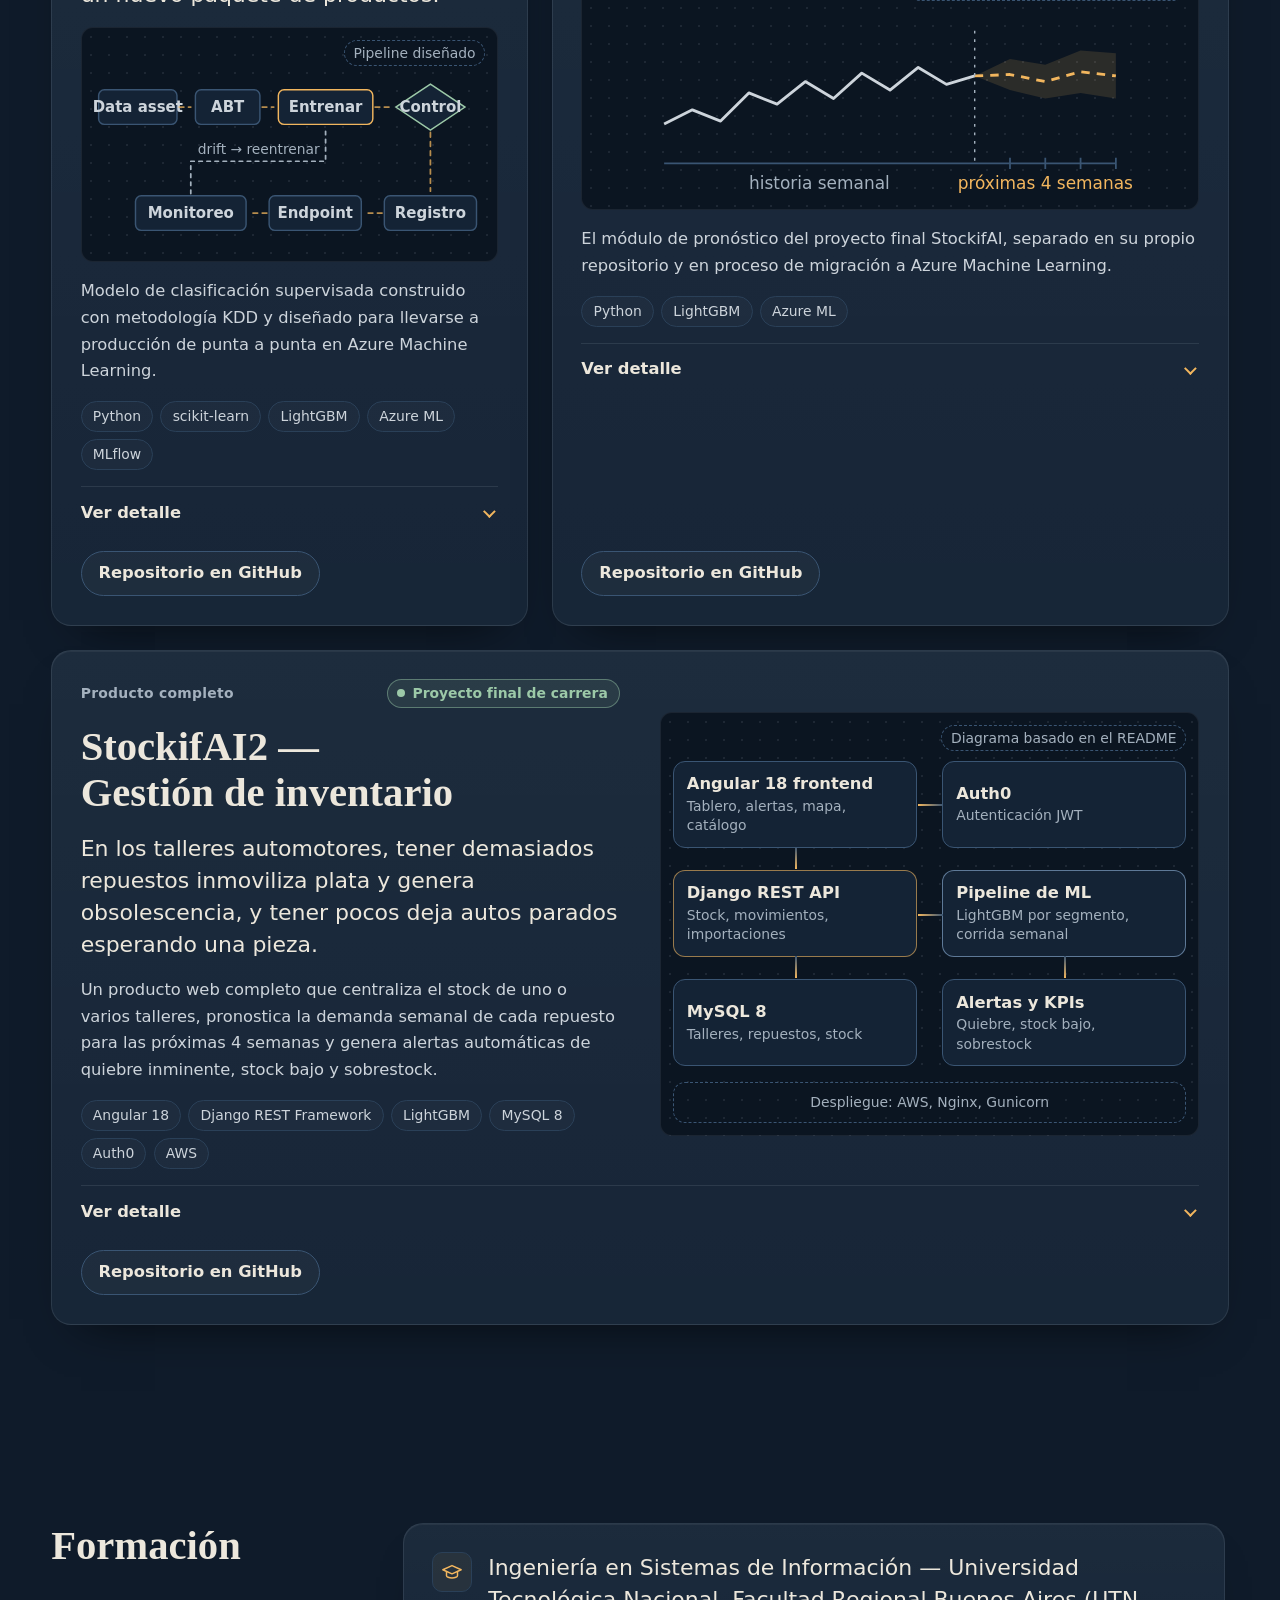
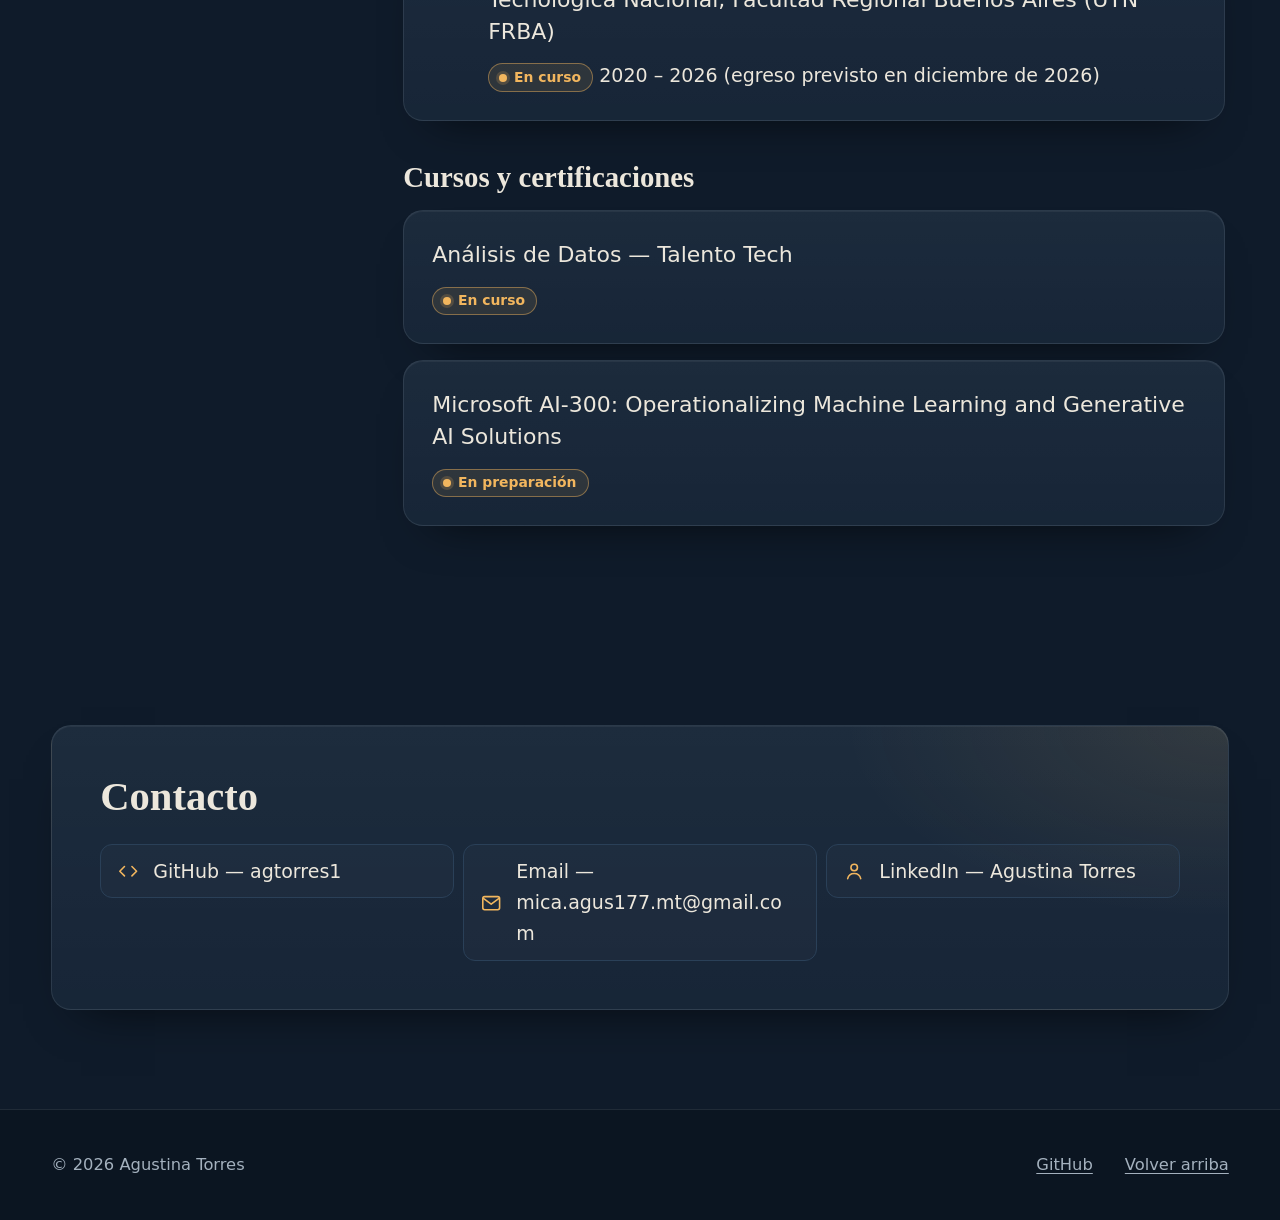
<file: es/index.html>
<!DOCTYPE html>
<html lang="es">
<head>
  <meta charset="UTF-8">
  <meta name="viewport" content="width=device-width, initial-scale=1.0">
  <meta name="description" content="Agustina Torres — portfolio de Ingeniería de Datos, Ciencia de Datos, Machine Learning y Cloud.">
  <meta name="color-scheme" content="dark">
  <meta name="theme-color" content="#0F1B2A">
  <title>Agustina Torres | Ingeniería de Datos, Ciencia de Datos y ML</title>
  <link rel="alternate" hreflang="en" href="../">
  <link rel="alternate" hreflang="es" href="./">
  <link rel="stylesheet" href="../styles.css">
  <!-- Mejora progresiva (aparición al hacer scroll, foco en tarjetas, navegación activa).
       La página funciona completa sin este script. -->
  <script src="../script.js" defer></script>
</head>
<body>

  <!-- Accessibility: lets keyboard and screen-reader users jump straight to the content. -->
  <a class="skip-link" href="#main-content">Saltar al contenido principal</a>

  <!-- ===================== HEADER & NAVIGATION ===================== -->
  <header id="header" class="site-header">
    <div class="site-header__inner">
      <p class="brand"><a href="#hero">Agustina Torres</a></p>

      <nav class="site-nav" aria-label="Navegación principal">
        <ul>
          <li><a href="#about">Sobre mí</a></li>
          <li><a href="#skills">Habilidades</a></li>
          <li><a href="#projects">Proyectos</a></li>
          <li><a href="#education">Formación</a></li>
          <li><a href="#contact">Contacto</a></li>
        </ul>
      </nav>

      <p class="lang-switch" aria-label="Idioma">
        <a href="../index.html" hreflang="en" lang="en" title="View in English">EN</a>
        <span aria-current="page" lang="es">ES</span>
      </p>
    </div>
  </header>

  <main id="main-content">

    <!-- ===================== HERO / INTRODUCTION ===================== -->
    <section id="hero" class="hero" aria-labelledby="hero-title">
      <div class="hero__inner">
        <div class="hero__text">
          <h1 id="hero-title" class="hero__name">Agustina Torres</h1>
          <p class="hero__role">Data Engineer y Machine Learning Engineer en formación</p>
          <p class="hero__intro">Estudiante de Ingeniería en Sistemas de Información en la UTN FRBA. Hago proyectos que convierten datos desordenados en modelos, pipelines y herramientas confiables para tomar decisiones.</p>

          <ul class="hero__focus" aria-label="Áreas de foco">
            <li>Ingeniería de datos</li>
            <li>Machine Learning</li>
            <li>Cloud</li>
          </ul>

          <p class="hero__actions">
            <a class="button button--primary" href="#projects">Ver proyectos</a>
            <a class="button button--secondary" href="https://github.com/agtorres1">Perfil de GitHub</a>
            <a class="button button--ghost" href="#contact">Contacto</a>
            <!-- PENDIENTE: agregar el link "Descargar CV" cuando haya un archivo. -->
          </p>
        </div>

        <!-- Pipeline conceptual: cómo se conectan los proyectos. Texto real, no imagen. -->
        <figure class="pipeline" aria-labelledby="pipeline-caption">
          <figcaption id="pipeline-caption" class="pipeline__caption">Cómo se conectan mis proyectos</figcaption>
          <ol class="pipeline__steps">
            <li class="pipeline__step">
              <span class="pipeline__title">Fuentes desordenadas</span>
              <span class="pipeline__detail">Tablas planas y planillas inconsistentes</span>
            </li>
            <li class="pipeline__step">
              <span class="pipeline__title">Limpiar y modelar</span>
              <span class="pipeline__detail">Resolución de identidades, normalización, SQL</span>
            </li>
            <li class="pipeline__step">
              <span class="pipeline__title">Entrenar y evaluar</span>
              <span class="pipeline__detail">scikit-learn, LightGBM</span>
            </li>
            <li class="pipeline__step">
              <span class="pipeline__title">Llevar a la nube</span>
              <span class="pipeline__detail">Azure Machine Learning, AWS</span>
            </li>
          </ol>
        </figure>
      </div>
    </section>

    <!-- ===================== ABOUT ME ===================== -->
    <section id="about" class="section section--split" aria-labelledby="about-title">
      <h2 id="about-title" class="section__title">Sobre mí</h2>
      <div class="section__body prose reveal">
        <p>Soy estudiante de Ingeniería en Sistemas de Información en la UTN FRBA (Universidad Tecnológica Nacional, Facultad Regional Buenos Aires).</p>
        <p>Mis proyectos ponen primero el modelado y la calidad de los datos: migrar y normalizar fuentes inconsistentes, resolver identidades duplicadas y validar los resultados. Sobre esa base trabajo en machine learning (clasificación y pronóstico de demanda) y en llevar los modelos a la nube con Azure Machine Learning.</p>
        <!-- PENDING: personal bio, professional experience, location, languages and interests.
             Not documented in the public GitHub profile — to be provided by the owner. -->
        <!-- PENDING: optional profile photo. -->
      </div>
    </section>

    <!-- ===================== TECHNICAL SKILLS ===================== -->
    <section id="skills" class="section" aria-labelledby="skills-title">
      <h2 id="skills-title" class="section__title">Habilidades técnicas</h2>
      <!-- Source: technologies documented in the public repositories listed in #projects,
           plus knowledge confirmed by the owner (T-SQL DML and views; dimensional modeling). -->

      <div class="skills-bento">
        <div class="skill-card skill-card--data spotlight reveal">
          <svg class="skill-card__icon" viewBox="0 0 24 24" aria-hidden="true" focusable="false"><ellipse cx="12" cy="5.5" rx="7" ry="2.5"/><path d="M5 5.5v13c0 1.4 3.1 2.5 7 2.5s7-1.1 7-2.5v-13"/><path d="M5 12c0 1.4 3.1 2.5 7 2.5s7-1.1 7-2.5"/></svg>
          <h3>Ingeniería de datos y bases de datos</h3>
          <ul class="skill-list">
            <li>SQL Server 2019 y T-SQL (DDL, DML, stored procedures, vistas)</li>
            <li>SQL Server Management Studio</li>
            <li>MySQL 8</li>
            <li>Modelado relacional y normalización</li>
            <li>Modelado dimensional y diseño de esquemas estrella</li>
            <li>Pipelines de datos en Python: consolidación, limpieza y carga incremental e idempotente</li>
            <li>Limpieza de datos, resolución de identidades y validación</li>
          </ul>
        </div>

        <div class="skill-card skill-card--ml spotlight reveal">
          <svg class="skill-card__icon" viewBox="0 0 24 24" aria-hidden="true" focusable="false"><circle cx="5" cy="6" r="2"/><circle cx="5" cy="18" r="2"/><circle cx="12" cy="12" r="2"/><circle cx="19" cy="6" r="2"/><circle cx="19" cy="18" r="2"/><path d="M7 6.8 10.2 11M7 17.2l3.2-4.2M13.8 11 17 6.8M13.8 13l3.2 4.2"/></svg>
          <h3>Machine Learning</h3>
          <ul class="skill-list">
            <li>scikit-learn y LightGBM</li>
            <li>Clasificación: regresión logística, árboles de decisión, Random Forest, Gradient Boosting</li>
            <li>Pronóstico de demanda con series de tiempo</li>
            <li>Feature engineering y ajuste de hiperparámetros (RandomizedSearchCV, GridSearchCV)</li>
            <li>Evaluación de modelos: ROC-AUC, estadístico KS, lift y ganancia, estabilidad con PSI</li>
          </ul>
        </div>

        <div class="skill-card skill-card--cloud spotlight reveal">
          <svg class="skill-card__icon" viewBox="0 0 24 24" aria-hidden="true" focusable="false"><path d="M7 18h10.5a4 4 0 0 0 .6-7.95A6 6 0 0 0 6.6 9.2 4.5 4.5 0 0 0 7 18Z"/></svg>
          <h3>Cloud &amp; MLOps</h3>
          <ul class="skill-list">
            <li>Azure Machine Learning (pipelines con SDK v2, Model Registry, endpoints administrados)</li>
            <li>MLflow tracking</li>
            <li>AWS, Nginx y Gunicorn (stack de despliegue de StockifAI)</li>
          </ul>
        </div>

        <div class="skill-card skill-card--code spotlight reveal">
          <svg class="skill-card__icon" viewBox="0 0 24 24" aria-hidden="true" focusable="false"><path d="m8 7-5 5 5 5M16 7l5 5-5 5M13.5 5l-3 14"/></svg>
          <h3>Programación y análisis de datos</h3>
          <ul class="skill-list">
            <li>Python (pandas, NumPy, openpyxl, matplotlib)</li>
            <li>Jupyter Notebooks</li>
            <li>Java y C (materias de la carrera)</li>
          </ul>
        </div>

        <div class="skill-card skill-card--bi spotlight reveal">
          <svg class="skill-card__icon" viewBox="0 0 24 24" aria-hidden="true" focusable="false"><rect x="3" y="4" width="18" height="16" rx="2"/><path d="M3 9h18M8 9v11"/></svg>
          <h3>BI y automatización</h3>
          <ul class="skill-list">
            <li>Power BI (modelado de datos, medidas DAX, tableros)</li>
            <li>Looker Studio</li>
            <li>Google Forms, Google Sheets y Apps Script</li>
          </ul>
        </div>

        <div class="skill-card skill-card--web spotlight reveal">
          <svg class="skill-card__icon" viewBox="0 0 24 24" aria-hidden="true" focusable="false"><rect x="3" y="4" width="18" height="16" rx="2"/><path d="M3 8.5h18"/><circle cx="6" cy="6.3" r=".6"/><circle cx="8.2" cy="6.3" r=".6"/></svg>
          <h3>Desarrollo web</h3>
          <ul class="skill-list">
            <li>Django 5 y Django REST Framework</li>
            <li>Angular 18</li>
            <li>Auth0 (autenticación JWT)</li>
          </ul>
        </div>
      </div>
    </section>

    <!-- ===================== PROJECTS ===================== -->
    <section id="projects" class="section" aria-labelledby="projects-title">
      <h2 id="projects-title" class="section__title">Proyectos</h2>
      <p class="section__lede">Seis proyectos, del modelado de datos a un producto completo. El diagrama de cada tarjeta es una ilustración conceptual del trabajo, no una captura ni un resultado.</p>
      <!-- Order: Data Engineering & data quality → Machine Learning & Cloud → end-to-end product.
           All content comes from each repository's README. No metrics are shown unless
           they are reported in the README and based on real (non-synthetic) data.
           Each card shows a short summary; the full verified text is inside <details>. -->

      <div class="bento">

        <!-- ---------- Enviar S.A. — Power BI dashboard (BI & Analytics) ---------- -->
        <article id="project-enviar" class="bento-card bento-card--bi spotlight reveal" aria-labelledby="project-enviar-title">
          <div class="product-layout">
            <div class="product-layout__text">
              <div class="card-meta">
                <p class="card-kicker">Business Intelligence</p>
                <p class="status-chip status-chip--done">Finalizado</p>
              </div>
              <h3 id="project-enviar-title" class="card-title card-title--large">Enviar S.A. — Tablero de ventas en Power BI</h3>
              <p class="card-problem">Una empresa de distribución necesitaba un solo lugar para seguir ventas, márgenes, costos de envío y el desempeño de sus gerentes provinciales.</p>
              <p class="card-summary">Reporte de Power BI de tres páginas sobre un data warehouse en estrella: KPIs contra el año anterior, un mapa de Argentina con el lucro por provincia, rankings de productos y clientes, y costos logísticos.</p>
              <ul class="shot-findings" aria-label="Hallazgos clave">
                <li>Mobiliario factura $5,2 M pero deja solo 2,3 % de margen, contra 14,8 % de Tecnología.</li>
                <li>El 51 % de las líneas de venta da pérdida; con descuentos de más del 5 %, el margen cae de 11,9 % a 7,8 %.</li>
                <li>Las ventas crecieron 7,6 % entre 2022 y 2024, con un margen estable de 10–11 %.</li>
              </ul>
              <ul class="tags" aria-label="Tecnologías principales">
                <li>Power BI</li>
                <li>DAX</li>
                <li>Power Query</li>
                <li>Modelo estrella</li>
                <li>Storytelling con datos</li>
              </ul>
            </div>

            <figure class="card-visual card-visual--shot">
              <a class="shot-main" href="../img/enviar-resumen.jpg"><img src="../img/enviar-resumen.jpg" width="1416" height="840" loading="lazy" alt="Página Resumen del tablero de Power BI de Enviar S.A.: ventas totales de $3,69 M en 2024, KPIs de lucro, margen, órdenes y unidades, ventas por segmento y mapa de Argentina con el lucro por provincia."></a>
              <div class="shot-thumbs">
                <a href="../img/enviar-productos.jpg"><img src="../img/enviar-productos.jpg" width="1416" height="840" loading="lazy" alt="Página Productos y clientes: clientes activos, ticket promedio, top 10 productos, ventas y margen por categoría, top 10 clientes y margen por subcategoría."></a>
                <a href="../img/enviar-logistica.jpg"><img src="../img/enviar-logistica.jpg" width="1416" height="840" loading="lazy" alt="Página Logística y gerentes: KPIs de costo de envío, órdenes por forma de envío, productos con mayor costo de envío y margen mensual por gerente."></a>
              </div>
              <figcaption class="shot-caption">Capturas reales del reporte (filtro 2024). Tocá una imagen para verla en tamaño completo.</figcaption>
            </figure>
          </div>

          <details class="card-details">
            <summary>Ver detalle<span class="visually-hidden"> de Enviar S.A.</span></summary>
            <dl class="details-list details-list--wide">
              <div><dt>Problema</dt>
                <dd>Enviar S.A. vende tecnología, mobiliario y material de escritorio en todo el país. La gerencia necesitaba seguir las ventas mensuales y acumuladas del año, los productos más vendidos, las formas de envío, los principales clientes por segmento, el margen mensual de cada gerente provincial y los productos con mayor costo de envío.</dd></div>
              <div><dt>Solución</dt>
                <dd>Un modelo de Power BI sobre el data warehouse en estrella de la empresa (tabla de hechos de ventas y dimensiones de producto, cliente, segmento, provincia, envío, prioridad, embalaje y centro de distribución), con una tabla de calendario agregada. Las medidas DAX cubren comparación interanual, acumulado del año, rankings top 10 y colores condicionales. El reporte está organizado por pregunta de negocio y no por consigna, con un fondo diseñado a medida, navegación lateral, filtros sincronizados y un panel de hallazgos.</dd></div>
              <div><dt>Tecnologías</dt>
                <dd>Power BI Desktop, DAX (inteligencia de tiempo, RANKX), Power Query, modelado dimensional, formato de proyecto de Power BI (PBIP)</dd></div>
              <div><dt>Estado</dt>
                <dd>Finalizado — electiva Inteligencia de Negocios, UTN FRBA (2025), rediseñado en 2026.</dd></div>
            </dl>
          </details>
        </article>

        <!-- ---------- SQL Server Data Migration & BI ---------- -->
        <article id="project-sql-migration" class="bento-card bento-card--sql spotlight reveal" aria-labelledby="project-sql-migration-title">
          <div class="card-meta">
            <p class="card-kicker">Ingeniería de datos</p>
            <p class="status-chip status-chip--done">Finalizado</p>
          </div>
          <h3 id="project-sql-migration-title" class="card-title">Migración de datos y BI en SQL Server</h3>
          <p class="card-problem">Una inmobiliaria manejaba toda su operación en una sola tabla desnormalizada de unas 90 columnas.</p>

          <figure class="card-visual">
            <span class="concept-tag">Concepto</span>
            <svg class="diagram" viewBox="0 0 340 150" role="img" aria-labelledby="dg-sql-title">
              <title id="dg-sql-title">Diagrama entidad-relación simplificado del modelo transaccional: Provincia, Localidad, Barrio, Inmueble, Persona, Anuncio, Alquiler y Venta.</title>
              <g class="dg-lines">
                <path d="M49 34v28M49 88v28M90 129h38M169 34v82M210 129h38M289 116V88M330 129h6V21h-6"/>
              </g>
              <g class="dg-box"><rect x="8" y="8" width="82" height="26" rx="5"/><text x="49" y="25">Provincia</text></g>
              <g class="dg-box"><rect x="8" y="62" width="82" height="26" rx="5"/><text x="49" y="79">Localidad</text></g>
              <g class="dg-box"><rect x="8" y="116" width="82" height="26" rx="5"/><text x="49" y="133">Barrio</text></g>
              <g class="dg-box"><rect x="128" y="8" width="82" height="26" rx="5"/><text x="169" y="25">Persona</text></g>
              <g class="dg-box dg-box--key"><rect x="128" y="116" width="82" height="26" rx="5"/><text x="169" y="133">Inmueble</text></g>
              <g class="dg-box"><rect x="248" y="8" width="82" height="26" rx="5"/><text x="289" y="25">Venta</text></g>
              <g class="dg-box"><rect x="248" y="62" width="82" height="26" rx="5"/><text x="289" y="79">Alquiler</text></g>
              <g class="dg-box dg-box--key"><rect x="248" y="116" width="82" height="26" rx="5"/><text x="289" y="133">Anuncio</text></g>
            </svg>
          </figure>

          <p class="card-summary">Modelo transaccional normalizado, migración completa de los datos con stored procedures y un modelo de BI en estrella con 9 vistas de indicadores.</p>

          <ol class="stage-track" aria-label="Etapas del proyecto">
            <li class="stage stage--done">Modelo transaccional <span class="visually-hidden">(hecho)</span></li>
            <li class="stage stage--done">Migración <span class="visually-hidden">(hecho)</span></li>
            <li class="stage stage--done">Modelo de BI <span class="visually-hidden">(hecho)</span></li>
            <li class="stage stage--done">Verificación <span class="visually-hidden">(hecho)</span></li>
          </ol>

          <ul class="tags" aria-label="Tecnologías principales">
            <li>SQL Server 2019</li>
            <li>T-SQL</li>
            <li>Stored procedures</li>
          </ul>

          <details class="card-details">
            <summary>Ver detalle<span class="visually-hidden"> de SQL Server Data Migration &amp; BI</span></summary>
            <dl class="details-list">
              <div><dt>Problema</dt>
                <dd>Una inmobiliaria tenía toda su operación (inmuebles, propietarios, anuncios, agentes, sucursales, ventas, alquileres, inquilinos y pagos) en una única tabla desnormalizada de unas 90 columnas, con datos mezclados y repetidos en cada fila.</dd></div>
              <div><dt>Solución</dt>
                <dd>Un modelo transaccional normalizado en SQL Server: un stored procedure en T-SQL crea sus 29 tablas con claves primarias y foráneas, documentadas en un DER completo. Entre las decisiones de diseño: una entidad Persona común con tablas de roles, catálogos para todos los valores tipificados, una jerarquía Provincia → Localidad → Barrio y una relación N:M entre inmuebles y características. Los stored procedures migran los datos en orden de dependencias sin modificar el origen; un modelo de BI en estrella (9 dimensiones, entre ellas tiempo, ubicación, sucursal, rango etario y rango de superficie) alimenta 9 vistas de indicadores como morosidad en alquileres, conversión de anuncios en operaciones, precio del m² y comisiones por sucursal; y un script de verificación compara cantidades entre origen y destino.</dd></div>
              <div><dt>Tecnologías</dt>
                <dd>SQL Server 2019, T-SQL (DDL, DML, stored procedures, vistas), SQL Server Management Studio</dd></div>
              <div><dt>Estado</dt>
                <dd>Finalizado — proyecto académico de Gestión de Datos, UTN FRBA. La base de origen provista por la cátedra no está incluida en el repositorio.</dd></div>
            </dl>
          </details>

          <ul class="card-links">
            <li><a class="link-button" href="https://github.com/agtorres1/sql-server-data-migration-bi">Repositorio en GitHub<span class="visually-hidden"> de SQL Server Data Migration &amp; BI</span></a></li>
          </ul>
        </article>

        <!-- ---------- TSU Academic Tracking ---------- -->
        <article id="project-tsu" class="bento-card bento-card--tsu spotlight reveal" aria-labelledby="project-tsu-title">
          <div class="card-meta">
            <p class="card-kicker">Calidad de datos</p>
            <p class="status-chip status-chip--done">Finalizado</p>
          </div>
          <h3 id="project-tsu-title" class="card-title">Seguimiento académico TSU</h3>
          <p class="card-problem">Un programa de tutorías seguía a sus estudiantes en más de 15 planillas de Excel inconsistentes.</p>

          <p class="note"><strong>Datos sintéticos.</strong> Todos los datos del proyecto son sintéticos. Los resultados ilustran el método y no describen al programa real.</p>

          <figure class="card-visual">
            <span class="concept-tag">Concepto</span>
            <svg class="diagram" viewBox="0 0 356 128" role="img" aria-labelledby="dg-tsu-title">
              <title id="dg-tsu-title">Flujo de datos: muchas planillas, resolución de identidades por documento, luego email y luego nombre, una base relacional única y un tablero.</title>
              <g class="dg-sheet"><rect x="4" y="34" width="52" height="44" rx="4"/><rect x="10" y="28" width="52" height="44" rx="4"/><rect x="16" y="22" width="52" height="44" rx="4"/><path d="M16 33h52M16 44h52M16 55h52M33 22v44M50 22v44"/></g>
              <text class="dg-label" x="38" y="100">15+ planillas</text>
              <path class="dg-arrow" d="M72 50h16"/>
              <g class="dg-box dg-box--key"><rect x="92" y="26" width="120" height="48" rx="6"/><text x="152" y="46">Resolver IDs</text><text class="dg-small" x="152" y="62">DNI → email → nombre</text></g>
              <path class="dg-arrow" d="M214 50h10"/>
              <g class="dg-cyl"><path d="M228 30v36c0 3.3 9 6 20 6s20-2.7 20-6V30"/><ellipse cx="248" cy="30" rx="20" ry="6"/></g>
              <text class="dg-label" x="248" y="100">Base única</text>
              <path class="dg-arrow" d="M272 50h14"/>
              <g class="dg-dash"><rect x="290" y="24" width="42" height="52" rx="4"/><rect x="296" y="31" width="30" height="8" rx="2"/><rect x="296" y="44" width="13" height="25" rx="2"/><rect x="313" y="44" width="13" height="25" rx="2"/></g>
              <text class="dg-label dg-label--end" x="354" y="100">Tablero</text>
            </svg>
          </figure>

          <p class="card-summary">Pipeline en Python que consolida todas las planillas en un único dataset relacional, con cargas incrementales desde Google Forms y un tablero en Looker Studio.</p>

          <ul class="tags" aria-label="Tecnologías principales">
            <li>Python</li>
            <li>pandas</li>
            <li>Apps Script</li>
            <li>Looker Studio</li>
          </ul>

          <details class="card-details">
            <summary>Ver detalle<span class="visually-hidden"> de TSU Academic Tracking</span></summary>
            <p class="details-note">Todos los datos del proyecto son sintéticos: imitan la forma y el desorden de las planillas reales sin copiar ninguna fila. Los resultados ilustran el método y no describen al programa real.</p>
            <dl class="details-list">
              <div><dt>Problema</dt>
                <dd>Un programa universitario de tutorías seguía a sus estudiantes en más de 15 planillas de Excel inconsistentes: encabezados distintos, códigos en texto libre, celdas marcadas con colores y documentos cargados con formatos diferentes. La coordinación necesitaba saber cuánta actividad académica recuperan los estudiantes después del programa y qué perfiles se involucran, sin cruzar planillas a mano.</dd></div>
              <div><dt>Solución</dt>
                <dd>Un pipeline en Python que consolida todas las planillas en un único dataset relacional: decodifica cada celda (texto y color) y resuelve identidades por DNI, luego email y luego nombre, sin unir nunca dos documentos distintos, con una cola de revisión manual. La carga incremental funciona con Google Forms y Apps Script, las importaciones de alumnos son idempotentes y un tablero en Looker Studio muestra el embudo, la actividad posterior al programa y los perfiles de estudiantes. El análisis es descriptivo a propósito (tasas con intervalos de confianza de Wilson), no predictivo.</dd></div>
              <div><dt>Tecnologías</dt>
                <dd>Python (pandas, openpyxl, matplotlib), Jupyter, Google Forms, Google Sheets y Apps Script, Looker Studio</dd></div>
              <div><dt>Estado</dt>
                <dd>Finalizado.</dd></div>
            </dl>
          </details>

          <ul class="card-links">
            <li><a class="link-button" href="https://github.com/agtorres1/tsu-seguimiento-academico">Repositorio en GitHub<span class="visually-hidden"> de TSU Academic Tracking</span></a></li>
            <li><a class="link-button link-button--accent" href="https://agtorres1.github.io/tsu-seguimiento-academico/" hreflang="es">Demo interactiva (simulación)</a></li>
          </ul>
        </article>

        <!-- ---------- Cross-sell Model — Azure MLOps ---------- -->
        <article id="project-cross-sell" class="bento-card bento-card--xsell spotlight reveal" aria-labelledby="project-cross-sell-title">
          <div class="card-meta">
            <p class="card-kicker">Machine Learning y Cloud</p>
            <p class="status-chip status-chip--progress">En curso</p>
          </div>
          <h3 id="project-cross-sell-title" class="card-title">Modelo de cross-sell — Azure MLOps</h3>
          <p class="card-problem">Estimar qué clientes de un banco tienen más probabilidad de contratar un nuevo paquete de productos.</p>

          <figure class="card-visual">
            <span class="concept-tag">Pipeline diseñado</span>
            <svg class="diagram" viewBox="0 0 340 150" role="img" aria-labelledby="dg-xsell-title">
              <title id="dg-xsell-title">Pipeline de MLOps diseñado: data asset, tabla analítica, entrenamiento y ajuste, control de calidad, registro del modelo, endpoint y monitoreo, con reentrenamiento ante drift.</title>
              <g class="dg-box"><rect x="4" y="12" width="68" height="30" rx="5"/><text x="38" y="31">Data asset</text></g>
              <path class="dg-arrow" d="M74 27h10"/>
              <g class="dg-box"><rect x="88" y="12" width="56" height="30" rx="5"/><text x="116" y="31">ABT</text></g>
              <path class="dg-arrow" d="M146 27h10"/>
              <g class="dg-box dg-box--key"><rect x="160" y="12" width="82" height="30" rx="5"/><text x="201" y="31">Entrenar</text></g>
              <path class="dg-arrow" d="M244 27h14"/>
              <g class="dg-gate"><path d="M292 7l30 20-30 20-30-20z"/><text x="292" y="31">Control</text></g>
              <path class="dg-arrow" d="M292 49v51"/>
              <g class="dg-box"><rect x="252" y="104" width="80" height="30" rx="5"/><text x="292" y="123">Registro</text></g>
              <path class="dg-arrow" d="M250 119h-14"/>
              <g class="dg-box"><rect x="152" y="104" width="80" height="30" rx="5"/><text x="192" y="123">Endpoint</text></g>
              <path class="dg-arrow" d="M150 119h-14"/>
              <g class="dg-box"><rect x="36" y="104" width="96" height="30" rx="5"/><text x="84" y="123">Monitoreo</text></g>
              <path class="dg-loop" d="M84 102V74h117V46"/>
              <text class="dg-label" x="143" y="68">drift → reentrenar</text>
            </svg>
          </figure>

          <p class="card-summary">Modelo de clasificación supervisada construido con metodología KDD y diseñado para llevarse a producción de punta a punta en Azure Machine Learning.</p>

          <ul class="tags" aria-label="Tecnologías principales">
            <li>Python</li>
            <li>scikit-learn</li>
            <li>LightGBM</li>
            <li>Azure ML</li>
            <li>MLflow</li>
          </ul>

          <details class="card-details">
            <summary>Ver detalle<span class="visually-hidden"> de Cross-sell Model — Azure MLOps</span></summary>
            <dl class="details-list">
              <div><dt>Problema</dt>
                <dd>Un banco necesita estimar qué clientes tienen más probabilidad de contratar un nuevo paquete de productos, para mejorar la conversión de sus campañas y colas de contacto.</dd></div>
              <div><dt>Solución</dt>
                <dd>Un modelo de clasificación supervisada con metodología KDD: una tabla analítica a nivel cliente con variables agregadas en ventanas de 3 y 6 meses, un mes de separación para evitar data leakage, y una comparación de regresión logística, árbol de decisión, Random Forest y LightGBM evaluados con ROC-AUC, KS y lift por decil. Está diseñado para llevarse a producción en Azure Machine Learning: data assets versionados, pipelines con SDK v2 que reutilizan el mismo código de los notebooks, un control de calidad antes de registrar el modelo, endpoints administrados para el scoring y monitoreo de drift.</dd></div>
              <div><dt>Tecnologías</dt>
                <dd>Python, scikit-learn y LightGBM, Azure Machine Learning (SDK v2), MLflow</dd></div>
              <div><dt>Estado</dt>
                <dd>En curso — las métricas finales (AUC-ROC, KS, lift del primer decil) todavía no están publicadas en el README.</dd></div>
            </dl>
          </details>

          <ul class="card-links">
            <li><a class="link-button" href="https://github.com/agtorres1/cross-sell-model-azure-mlops">Repositorio en GitHub<span class="visually-hidden"> de Cross-sell Model — Azure MLOps</span></a></li>
          </ul>
        </article>

        <!-- ---------- StockifAI Forecast ---------- -->
        <article id="project-stockifai-forecast" class="bento-card bento-card--forecast spotlight reveal" aria-labelledby="project-stockifai-forecast-title">
          <div class="card-meta">
            <p class="card-kicker">Machine Learning y Cloud</p>
            <p class="status-chip status-chip--progress">En construcción</p>
          </div>
          <h3 id="project-stockifai-forecast-title" class="card-title">StockifAI Forecast</h3>
          <p class="card-problem">Pronosticar la demanda de repuestos automotores a 4 semanas, como módulo independiente.</p>

          <figure class="card-visual">
            <span class="concept-tag">Curva ilustrativa, no son datos reales</span>
            <svg class="diagram" viewBox="0 0 340 132" role="img" aria-labelledby="dg-fc-title">
              <title id="dg-fc-title">Serie de tiempo ilustrativa: historia semanal seguida de un pronóstico a cuatro semanas con banda de incertidumbre. No son datos reales.</title>
              <path class="dg-axis" d="M10 108h320"/>
              <path class="dg-axis dg-axis--ticks" d="M255 104v8M280 104v8M305 104v8M330 104v8"/>
              <path class="dg-band" d="M230 46 255 34 280 38 305 28 330 30 330 62 305 58 280 62 255 56Z"/>
              <path class="dg-series" d="M10 80 30 70 50 78 70 58 90 66 110 50 130 62 150 44 170 56 190 40 210 52 230 46"/>
              <path class="dg-forecast" d="M230 46 255 45 280 50 305 43 330 46"/>
              <path class="dg-today" d="M230 14v94"/>
              <text class="dg-label" x="120" y="126">historia semanal</text>
              <text class="dg-label dg-label--accent" x="280" y="126">próximas 4 semanas</text>
            </svg>
          </figure>

          <p class="card-summary">El módulo de pronóstico del proyecto final StockifAI, separado en su propio repositorio y en proceso de migración a Azure Machine Learning.</p>

          <ul class="tags" aria-label="Tecnologías principales">
            <li>Python</li>
            <li>LightGBM</li>
            <li>Azure ML</li>
          </ul>

          <details class="card-details">
            <summary>Ver detalle<span class="visually-hidden"> de StockifAI Forecast</span></summary>
            <dl class="details-list">
              <div><dt>Problema</dt>
                <dd>Pronosticar la demanda de repuestos automotores a 4 semanas, como un módulo separado del producto StockifAI.</dd></div>
              <div><dt>Solución</dt>
                <dd>El módulo de pronóstico del proyecto final StockifAI, separado en su propio repositorio y en proceso de migración a Azure Machine Learning. Usa datos de demostración de egresos de stock de 2020 a 2025.</dd></div>
              <div><dt>Tecnologías</dt>
                <dd>Python, LightGBM, Azure Machine Learning</dd></div>
              <div><dt>Estado</dt>
                <dd>En construcción.</dd></div>
            </dl>
          </details>

          <ul class="card-links">
            <li><a class="link-button" href="https://github.com/agtorres1/stockifai-forecast">Repositorio en GitHub<span class="visually-hidden"> de StockifAI Forecast</span></a></li>
          </ul>
        </article>

        <!-- ---------- StockifAI2 — end-to-end product (featured) ---------- -->
        <article id="project-stockifai2" class="bento-card bento-card--product spotlight reveal" aria-labelledby="project-stockifai2-title">
          <div class="product-layout">
            <div class="product-layout__text">
              <div class="card-meta">
                <p class="card-kicker">Producto completo</p>
                <p class="status-chip status-chip--done">Proyecto final de carrera</p>
              </div>
              <h3 id="project-stockifai2-title" class="card-title card-title--large">StockifAI2 — Gestión de inventario</h3>
              <p class="card-problem">En los talleres automotores, tener demasiados repuestos inmoviliza plata y genera obsolescencia, y tener pocos deja autos parados esperando una pieza.</p>
              <p class="card-summary">Un producto web completo que centraliza el stock de uno o varios talleres, pronostica la demanda semanal de cada repuesto para las próximas 4 semanas y genera alertas automáticas de quiebre inminente, stock bajo y sobrestock.</p>

              <ul class="tags" aria-label="Tecnologías principales">
                <li>Angular 18</li>
                <li>Django REST Framework</li>
                <li>LightGBM</li>
                <li>MySQL 8</li>
                <li>Auth0</li>
                <li>AWS</li>
              </ul>
            </div>

            <figure class="card-visual card-visual--arch" aria-labelledby="arch-caption">
              <span class="concept-tag">Diagrama basado en el README</span>
              <ul class="arch">
                <li class="arch__node arch__node--client"><span class="arch__name">Angular 18 frontend</span><span class="arch__desc">Tablero, alertas, mapa, catálogo</span></li>
                <li class="arch__node arch__node--auth"><span class="arch__name">Auth0</span><span class="arch__desc">Autenticación JWT</span></li>
                <li class="arch__node arch__node--api"><span class="arch__name">Django REST API</span><span class="arch__desc">Stock, movimientos, importaciones</span></li>
                <li class="arch__node arch__node--ml"><span class="arch__name">Pipeline de ML</span><span class="arch__desc">LightGBM por segmento, corrida semanal</span></li>
                <li class="arch__node arch__node--db"><span class="arch__name">MySQL 8</span><span class="arch__desc">Talleres, repuestos, stock</span></li>
                <li class="arch__node arch__node--alerts"><span class="arch__name">Alertas y KPIs</span><span class="arch__desc">Quiebre, stock bajo, sobrestock</span></li>
              </ul>
              <p class="arch__infra">Despliegue: AWS, Nginx, Gunicorn</p>
              <figcaption id="arch-caption" class="visually-hidden">Arquitectura de StockifAI2, basada en la documentación del proyecto.</figcaption>
            </figure>
          </div>

          <details class="card-details">
            <summary>Ver detalle<span class="visually-hidden"> de StockifAI2</span></summary>
            <dl class="details-list details-list--wide">
              <div><dt>Problema</dt>
                <dd>En talleres y concesionarios, tener demasiados repuestos inmoviliza plata y genera obsolescencia, y tener pocos deja autos parados esperando una pieza.</dd></div>
              <div><dt>Solución</dt>
                <dd>
                  <p>Un producto web completo que centraliza el stock de uno o varios talleres, pronostica la demanda semanal de cada repuesto para las próximas 4 semanas y genera alertas automáticas de quiebre inminente, stock bajo y sobrestock.</p>
                  <p>Incluye un tablero de inventario con KPIs y reportes en Excel, clasificación de rotación de cada repuesto, un mapa para encontrar qué taller del grupo tiene una pieza, un catálogo de repuestos, importación masiva de stock desde Excel, y talleres, grupos y usuarios con roles.</p>
                  <p>El pipeline de ML segmenta los repuestos en venta frecuente e intermitente, construye variables de rezagos, ventanas móviles, calendario (con feriados argentinos) y macroeconomía, entrena un modelo LightGBM por segmento con validación temporal y pronósticos rodantes, y corre automáticamente cada semana o a pedido desde la API.</p>
                </dd></div>
              <div><dt>Tecnologías</dt>
                <dd>
                  <ul class="stack">
                    <li><span class="stack__layer">Frontend:</span> Angular 18, Bootstrap 5, Chart.js, Leaflet</li>
                    <li><span class="stack__layer">Backend:</span> Django 5, Django REST Framework, django-crontab</li>
                    <li><span class="stack__layer">Machine learning:</span> LightGBM, scikit-learn, pandas, NumPy</li>
                    <li><span class="stack__layer">Base de datos:</span> MySQL 8</li>
                    <li><span class="stack__layer">Autenticación:</span> Auth0 (JWT)</li>
                    <li><span class="stack__layer">Infraestructura:</span> AWS, Nginx, Gunicorn</li>
                  </ul>
                </dd></div>
              <div><dt>Estado</dt>
                <dd>Proyecto final de Ingeniería en Sistemas de Información, UTN.</dd>
                <!-- PENDING: year of the project and the owner's role within the team
                     (the README leaves "[Facultad Regional]" and "[año]" as placeholders). --></div>
            </dl>
          </details>

          <ul class="card-links">
            <li><a class="link-button" href="https://github.com/agtorres1/StockifAI2">Repositorio en GitHub<span class="visually-hidden"> de StockifAI2</span></a></li>
            <!-- No public demo URL found. The repo includes a landing-page folder;
                 add a link here only once it is published and verified.
                 Real screenshots exist in that repository but are not in the local files,
                 so none are shown here. -->
          </ul>
        </article>
      </div>
    </section>

    <!-- ===================== EDUCATION ===================== -->
    <section id="education" class="section section--split" aria-labelledby="education-title">
      <h2 id="education-title" class="section__title">Formación</h2>

      <div class="section__body">
        <ul class="entries">
          <li class="entry-card spotlight reveal">
            <svg class="entry-card__icon" viewBox="0 0 24 24" aria-hidden="true" focusable="false"><path d="M2 9.5 12 5l10 4.5-10 4.5L2 9.5Z"/><path d="M6 11.3V16c0 1.2 2.7 2.5 6 2.5s6-1.3 6-2.5v-4.7"/></svg>
            <div>
              <p class="entry__title">Ingeniería en Sistemas de Información — Universidad Tecnológica Nacional, Facultad Regional Buenos Aires (UTN FRBA)</p>
              <p class="entry__meta"><span class="status-chip status-chip--progress">En curso</span> 2020 – 2026 (egreso previsto en diciembre de 2026)</p>
            </div>
          </li>
        </ul>

        <h3>Cursos y certificaciones</h3>
        <ul class="entries">
          <li class="entry-card spotlight reveal">
            <div>
              <p class="entry__title">Análisis de Datos — Talento Tech</p>
              <p class="entry__meta"><span class="status-chip status-chip--progress">En curso</span></p>
            </div>
          </li>
          <li class="entry-card spotlight reveal">
            <div>
              <p class="entry__title">Microsoft AI-300: Operationalizing Machine Learning and Generative AI Solutions</p>
              <p class="entry__meta"><span class="status-chip status-chip--progress">En preparación</span></p>
            </div>
          </li>
        </ul>
      </div>
    </section>

    <!-- ===================== CONTACT ===================== -->
    <section id="contact" class="section" aria-labelledby="contact-title">
      <div class="contact-card reveal">
        <h2 id="contact-title" class="section__title">Contacto</h2>
        <ul class="contact-list">
          <li><a class="contact-link" href="https://github.com/agtorres1">
            <svg viewBox="0 0 24 24" aria-hidden="true" focusable="false"><path d="m8 7-5 5 5 5M16 7l5 5-5 5"/></svg>
            <span>GitHub — agtorres1</span></a></li>
          <li><a class="contact-link" href="mailto:mica.agus177.mt@gmail.com">
            <svg viewBox="0 0 24 24" aria-hidden="true" focusable="false"><rect x="3" y="5" width="18" height="14" rx="2"/><path d="m4 7 8 6 8-6"/></svg>
            <span>Email — mica.agus177.mt@gmail.com</span></a></li>
          <li><a class="contact-link" href="https://www.linkedin.com/in/agustina-torres-83513a188/">
            <svg viewBox="0 0 24 24" aria-hidden="true" focusable="false"><circle cx="12" cy="8" r="3.5"/><path d="M5 20c.8-3.6 3.6-5.5 7-5.5s6.2 1.9 7 5.5"/></svg>
            <span>LinkedIn — Agustina Torres</span></a></li>
        </ul>
      </div>
    </section>

  </main>

  <!-- ===================== FOOTER ===================== -->
  <footer id="footer" class="site-footer">
    <div class="site-footer__inner">
      <p>&copy; 2026 Agustina Torres</p>
      <p><a href="https://github.com/agtorres1">GitHub</a></p>
      <p><a href="#header">Volver arriba</a></p>
    </div>
  </footer>

</body>
</html>
</file>
<file: styles.css>
/* ==========================================================================
   Agustina Torres — Portfolio
   Design v3 · modern interactive portfolio with bento grids
   Mobile-first: base styles target phones; media queries add columns.

   1. Tokens
   2. Base
   3. Utilities & accessibility
   4. Header & navigation
   5. Buttons, chips & tags
   6. Hero & pipeline
   7. Sections
   8. Skills bento
   9. Projects bento & cards
   10. Project diagrams (SVG)
   11. Architecture diagram (StockifAI2)
   12. Education, contact & footer
   13. Breakpoints
   14. Motion
   ========================================================================== */

/* 1. Tokens ---------------------------------------------------------------- */
:root {
  /* Ink and amber, with layered surfaces for depth */
  --ink:          #0F1B2A;
  --ink-deep:     #0B1521;
  --surface:      #142335;
  --surface-2:    #182A3F;
  --line:         #2A4058;
  --line-strong:  #3A5573;
  --edge:         rgba(164, 177, 190, 0.14);
  --paper:        #ECE7DC;
  --paper-dim:    #CDD4DB;
  --mist:         #A4B1BE;
  --amber:        #F2B65E;
  --amber-glow:   rgba(242, 182, 94, 0.14);
  --sage:         #9CC9A8;
  --steel:        #8FB3D9;

  /* Type: system faces only, so the page renders offline with no web fonts */
  --font-display: "Iowan Old Style", "Palatino Linotype", Palatino, "Book Antiqua", "URW Palladio L", "P052", Georgia, serif;
  --font-body: Seravek, "Gill Sans Nova", Ubuntu, Calibri, "DejaVu Sans", "Segoe UI", system-ui, sans-serif;

  /* Fluid scale (375px → 1440px) */
  --step--2: clamp(0.8125rem, 0.79rem + 0.1vw, 0.875rem);     /* 13 → 14px  micro labels */
  --step--1: clamp(0.9375rem, 0.9rem + 0.15vw, 1.0625rem);    /* 15 → 17px  meta */
  --step-0:  clamp(1.0625rem, 1rem + 0.3vw, 1.1875rem);       /* 17 → 19px  body */
  --step-1:  clamp(1.1875rem, 1.1rem + 0.4vw, 1.375rem);      /* 19 → 22px  lead */
  --step-2:  clamp(1.375rem, 1.2rem + 0.75vw, 1.875rem);      /* 22 → 30px  card titles */
  --step-3:  clamp(1.875rem, 1.5rem + 1.3vw, 2.625rem);       /* 30 → 42px  section titles */
  --step-hero: clamp(3.25rem, 0.5rem + 8vw, 7.75rem);         /* 52 → 124px name */

  /* Space & layout */
  --gutter: clamp(1.25rem, 4vw, 3.5rem);
  --page-max: 80rem;
  --measure: 68ch;
  --section-pad: clamp(4rem, 3rem + 4vw, 7rem);
  --header-h: 4.5rem;

  --radius-s: 6px;
  --radius-m: 12px;
  --radius-l: 20px;

  --shadow-card: inset 0 1px 0 rgba(255, 255, 255, 0.05), 0 24px 48px -30px rgba(0, 0, 0, 0.75);
  --shadow-lift: inset 0 1px 0 rgba(255, 255, 255, 0.07), 0 32px 60px -28px rgba(0, 0, 0, 0.85), 0 0 0 1px rgba(242, 182, 94, 0.12);
}

/* 2. Base ------------------------------------------------------------------ */
*,
*::before,
*::after {
  box-sizing: border-box;
}

html {
  -webkit-text-size-adjust: 100%;
  text-size-adjust: 100%;
}

body {
  margin: 0;
  color: var(--paper);
  font-family: var(--font-body);
  font-size: var(--step-0);
  line-height: 1.65;
  overflow-wrap: break-word;
  -webkit-font-smoothing: antialiased;
  /* Two very soft light sources give the page depth without decoration */
  background:
    radial-gradient(70rem 40rem at 90% -10%, rgba(242, 182, 94, 0.07), transparent 60%),
    radial-gradient(60rem 40rem at -15% 35%, rgba(143, 179, 217, 0.06), transparent 60%),
    var(--ink);
}

h1, h2, h3, h4 {
  margin: 0;
  font-family: var(--font-display);
  font-weight: 600;
  line-height: 1.15;
  text-wrap: balance;
  overflow-wrap: normal;
}

p, ul, ol, dl, dd, figure {
  margin: 0;
}

ul, ol {
  padding: 0;
  list-style: none;
}

a {
  color: var(--amber);
  text-decoration-thickness: 1px;
  text-underline-offset: 0.2em;
  transition: color 0.2s ease, text-decoration-color 0.2s ease;
}

a:hover {
  color: var(--paper);
  text-decoration-color: var(--amber);
}

:focus-visible {
  outline: 2px solid var(--amber);
  outline-offset: 3px;
  border-radius: 4px;
}

::selection {
  background: var(--amber);
  color: var(--ink);
}

[id] {
  scroll-margin-top: calc(var(--header-h) + 1rem);
}

/* 3. Utilities & accessibility --------------------------------------------- */
.visually-hidden {
  position: absolute;
  width: 1px;
  height: 1px;
  padding: 0;
  margin: -1px;
  overflow: hidden;
  clip: rect(0 0 0 0);
  clip-path: inset(50%);
  white-space: nowrap;
  border: 0;
}

.skip-link {
  position: absolute;
  top: 0.75rem;
  left: 0.75rem;
  z-index: 100;
  padding: 0.6rem 1rem;
  background: var(--amber);
  color: var(--ink);
  font-weight: 600;
  text-decoration: none;
  border-radius: var(--radius-s);
  transform: translateY(-200%);
}

.skip-link:focus {
  transform: none;
}

.skip-link:hover {
  color: var(--ink);
}

/* Cursor-following light on cards (position set by script.js; static without it) */
.spotlight {
  position: relative;
  isolation: isolate;
}

.spotlight::before {
  content: "";
  position: absolute;
  inset: 0;
  z-index: -1;
  border-radius: inherit;
  background: radial-gradient(28rem circle at var(--mx, 50%) var(--my, 0%), rgba(242, 182, 94, 0.09), transparent 45%);
  opacity: 0;
  transition: opacity 0.3s ease;
  pointer-events: none;
}

.spotlight:hover::before,
.spotlight:focus-within::before {
  opacity: 1;
}

/* 4. Header & navigation --------------------------------------------------- */
.site-header {
  position: relative;
  z-index: 50;
  background: rgba(15, 27, 42, 0.92);
  border-bottom: 1px solid var(--edge);
}

.site-header__inner {
  display: flex;
  flex-direction: column;
  align-items: flex-start;
  gap: 0.25rem;
  max-width: var(--page-max);
  margin-inline: auto;
  padding: 0.9rem var(--gutter) 0.5rem;
}

.brand a {
  display: inline-block;
  padding-block: 0.35rem;
  color: var(--paper);
  font-family: var(--font-display);
  font-size: var(--step-1);
  font-weight: 600;
  text-decoration: none;
}

.brand a:hover {
  color: var(--amber);
}

.site-nav ul {
  display: flex;
  flex-wrap: wrap;
  gap: 0 1.1rem;
}

.site-nav a {
  position: relative;
  display: inline-block;
  padding-block: 0.5rem;
  color: var(--paper-dim);
  font-size: var(--step--1);
  text-decoration: none;
}

/* Underline grows from the left on hover and marks the current section */
.site-nav a::after {
  content: "";
  position: absolute;
  left: 0;
  right: 0;
  bottom: 0.3rem;
  height: 2px;
  border-radius: 2px;
  background: var(--amber);
  transform: scaleX(0);
  transform-origin: left;
  transition: transform 0.25s ease;
}

.site-nav a:hover,
.site-nav a[aria-current="true"] {
  color: var(--paper);
}

.site-nav a:hover::after,
.site-nav a[aria-current="true"]::after {
  transform: scaleX(1);
}

/* 5. Buttons, chips & tags ------------------------------------------------- */
.button {
  display: inline-flex;
  align-items: center;
  justify-content: center;
  min-height: 3rem;
  padding: 0.7rem 1.4rem;
  border: 1px solid transparent;
  border-radius: 999px;
  font-size: var(--step--1);
  font-weight: 600;
  line-height: 1.2;
  text-decoration: none;
  transition: background-color 0.2s ease, color 0.2s ease, border-color 0.2s ease, transform 0.2s ease, box-shadow 0.2s ease;
}

.button--primary {
  background: var(--amber);
  color: var(--ink);
  box-shadow: 0 10px 30px -12px rgba(242, 182, 94, 0.55);
}

.button--primary:hover {
  background: var(--paper);
  color: var(--ink);
}

.button--secondary {
  border-color: var(--line-strong);
  background: rgba(255, 255, 255, 0.03);
  color: var(--paper);
}

.button--secondary:hover {
  border-color: var(--amber);
  color: var(--amber);
}

.button--ghost {
  color: var(--paper-dim);
  text-decoration: underline;
  text-decoration-color: var(--line-strong);
}

.button--ghost:hover {
  color: var(--amber);
  text-decoration-color: var(--amber);
}

.status-chip {
  display: inline-flex;
  align-items: center;
  gap: 0.45rem;
  padding: 0.22rem 0.7rem 0.22rem 0.6rem;
  border: 1px solid var(--line);
  border-radius: 999px;
  background: rgba(164, 177, 190, 0.08);
  color: var(--paper-dim);
  font-size: var(--step--2);
  font-weight: 600;
  line-height: 1.4;
  white-space: nowrap;
}

.status-chip::before {
  content: "";
  width: 0.5rem;
  height: 0.5rem;
  border-radius: 50%;
  background: var(--mist);
}

.status-chip--progress {
  border-color: rgba(242, 182, 94, 0.45);
  background: rgba(242, 182, 94, 0.1);
  color: var(--amber);
}

.status-chip--progress::before {
  background: var(--amber);
  box-shadow: 0 0 0 3px rgba(242, 182, 94, 0.18);
}

.status-chip--done {
  border-color: rgba(156, 201, 168, 0.45);
  background: rgba(156, 201, 168, 0.1);
  color: var(--sage);
}

.status-chip--done::before {
  background: var(--sage);
}

.tags {
  display: flex;
  flex-wrap: wrap;
  gap: 0.45rem;
}

.tags li {
  padding: 0.25rem 0.7rem;
  border: 1px solid var(--line);
  border-radius: 999px;
  background: rgba(255, 255, 255, 0.025);
  color: var(--paper-dim);
  font-size: var(--step--2);
  line-height: 1.5;
}

/* 6. Hero & pipeline ------------------------------------------------------- */
.hero {
  position: relative;
  isolation: isolate;
  overflow: hidden;
}

/* Faint dot grid, like the canvas of an entity-relationship diagram (decorative) */
.hero::before {
  content: "";
  position: absolute;
  inset: 0;
  z-index: -1;
  background-image: radial-gradient(circle, rgba(164, 177, 190, 0.24) 1px, transparent 1.6px);
  background-size: 26px 26px;
  -webkit-mask-image: radial-gradient(ellipse 70% 80% at 85% 35%, #000 10%, transparent 72%);
  mask-image: radial-gradient(ellipse 70% 80% at 85% 35%, #000 10%, transparent 72%);
}

.hero__inner {
  display: grid;
  gap: clamp(2.5rem, 2rem + 3vw, 4rem);
  max-width: var(--page-max);
  margin-inline: auto;
  padding: clamp(3.5rem, 2.5rem + 6vw, 8rem) var(--gutter) clamp(3.5rem, 2.5rem + 4vw, 6.5rem);
}

.hero__name {
  width: min-content;
  max-width: 100%;
  font-size: var(--step-hero);
  line-height: 0.92;
  letter-spacing: -0.025em;
}

.hero__role {
  margin-top: 1.75rem;
  padding-left: 1.1rem;
  border-left: 3px solid var(--amber);
  font-size: var(--step-2);
  line-height: 1.3;
}

.hero__intro {
  max-width: 44ch;
  margin-top: 1.25rem;
  color: var(--paper-dim);
  font-size: var(--step-1);
  line-height: 1.6;
}

.hero__focus {
  display: flex;
  flex-wrap: wrap;
  gap: 0.5rem;
  margin-top: 1.5rem;
}

.hero__focus li {
  display: inline-flex;
  align-items: center;
  gap: 0.5rem;
  padding: 0.35rem 0.85rem;
  border: 1px solid var(--line);
  border-radius: 999px;
  background: rgba(255, 255, 255, 0.03);
  color: var(--paper);
  font-size: var(--step--1);
}

.hero__focus li::before {
  content: "";
  width: 0.45rem;
  height: 0.45rem;
  border-radius: 50%;
  background: var(--amber);
}

.hero__focus li:nth-child(2)::before { background: var(--steel); }
.hero__focus li:nth-child(3)::before { background: var(--sage); }

.hero__actions {
  display: flex;
  flex-wrap: wrap;
  align-items: center;
  gap: 0.75rem;
  margin-top: 2rem;
}

/* Pipeline: a real ordered list drawn as a vertical data flow */
.pipeline {
  align-self: center;
  padding: clamp(1.25rem, 1rem + 1vw, 1.75rem);
  border: 1px solid var(--edge);
  border-radius: var(--radius-l);
  background: linear-gradient(160deg, rgba(24, 42, 63, 0.92), rgba(11, 21, 33, 0.92));
  box-shadow: var(--shadow-card);
}

.pipeline__caption {
  margin-bottom: 1.1rem;
  color: var(--mist);
  font-size: var(--step--1);
  font-weight: 600;
}

.pipeline__steps {
  position: relative;
  display: grid;
  gap: 0.8rem;
}

/* The connecting line */
.pipeline__steps::before {
  content: "";
  position: absolute;
  left: 11px;
  top: 1.2rem;
  bottom: 1.2rem;
  width: 2px;
  border-radius: 2px;
  background: linear-gradient(var(--amber), rgba(242, 182, 94, 0.15));
}

/* A small packet travels down the line (only when motion is allowed) */
.pipeline__steps::after {
  content: "";
  position: absolute;
  left: 7px;
  top: 1rem;
  width: 10px;
  height: 10px;
  border-radius: 50%;
  background: var(--amber);
  box-shadow: 0 0 0 4px rgba(242, 182, 94, 0.2);
  opacity: 0;
}

.pipeline__step {
  position: relative;
  margin-left: 2rem;
  padding: 0.8rem 1rem;
  border: 1px solid rgba(164, 177, 190, 0.12);
  border-radius: var(--radius-m);
  background: rgba(255, 255, 255, 0.03);
}

.pipeline__step::before {
  content: "";
  position: absolute;
  left: -27px;
  top: 1.05rem;
  width: 14px;
  height: 14px;
  border: 2px solid var(--amber);
  border-radius: 50%;
  background: var(--ink);
}

.pipeline__title {
  display: block;
  color: var(--paper);
  font-weight: 600;
  line-height: 1.35;
}

.pipeline__detail {
  display: block;
  color: var(--mist);
  font-size: var(--step--1);
  line-height: 1.45;
}

/* 7. Sections -------------------------------------------------------------- */
.section {
  max-width: var(--page-max);
  margin-inline: auto;
  padding: var(--section-pad) var(--gutter);
}

.section__title {
  font-size: var(--step-3);
}

.section__lede {
  max-width: 60ch;
  margin-top: 0.9rem;
  color: var(--mist);
  font-size: var(--step--1);
}

.section > .section__title + .skills-bento,
.section__lede + .bento {
  margin-top: clamp(1.75rem, 1.25rem + 1.5vw, 2.75rem);
}

.section--split {
  display: grid;
  gap: 1.5rem;
}

.section__body {
  min-width: 0;
}

.prose {
  max-width: var(--measure);
}

.prose p {
  color: var(--paper-dim);
  line-height: 1.75;
}

.prose p + p {
  margin-top: 1.4em;
}

.prose p:first-child {
  color: var(--paper);
  font-size: var(--step-1);
  line-height: 1.55;
}

/* 8. Skills bento ---------------------------------------------------------- */
.skills-bento {
  display: grid;
  gap: 1rem;
}

.skill-card {
  padding: clamp(1.25rem, 1rem + 1vw, 1.75rem);
  border: 1px solid var(--edge);
  border-radius: var(--radius-l);
  background: linear-gradient(180deg, rgba(255, 255, 255, 0.035), rgba(255, 255, 255, 0.01)), var(--surface);
  box-shadow: var(--shadow-card);
}

.skill-card__icon {
  width: 2.25rem;
  height: 2.25rem;
  padding: 0.45rem;
  margin-bottom: 0.9rem;
  border: 1px solid var(--line);
  border-radius: 10px;
  fill: none;
  stroke: var(--amber);
  stroke-width: 1.6;
  stroke-linecap: round;
  stroke-linejoin: round;
  background: rgba(242, 182, 94, 0.06);
}

.skill-card--ml .skill-card__icon,
.skill-card--code .skill-card__icon { stroke: var(--steel); background: rgba(143, 179, 217, 0.07); }
.skill-card--cloud .skill-card__icon,
.skill-card--web .skill-card__icon { stroke: var(--sage); background: rgba(156, 201, 168, 0.07); }

.skill-card h3 {
  margin-bottom: 0.9rem;
  font-size: var(--step-1);
}

.skill-list li {
  position: relative;
  padding-left: 1.2rem;
  color: var(--paper-dim);
  font-size: var(--step--1);
  line-height: 1.55;
}

.skill-list li + li {
  margin-top: 0.6rem;
}

.skill-list li::before {
  content: "";
  position: absolute;
  left: 0;
  top: 0.72em;
  width: 0.5rem;
  height: 1px;
  background: var(--amber);
}

/* 9. Projects bento & cards ------------------------------------------------ */
.bento {
  display: grid;
  gap: 1rem;
}

.bento-card {
  display: flex;
  flex-direction: column;
  gap: 1rem;
  min-width: 0;
  padding: clamp(1.15rem, 0.9rem + 1.1vw, 1.9rem);
  border: 1px solid var(--edge);
  border-radius: var(--radius-l);
  background: linear-gradient(180deg, rgba(255, 255, 255, 0.04), rgba(255, 255, 255, 0.01)), var(--surface);
  box-shadow: var(--shadow-card);
  transition: transform 0.25s ease, border-color 0.25s ease, box-shadow 0.25s ease;
}

.bento-card:focus-within {
  border-color: rgba(242, 182, 94, 0.35);
}

.card-meta {
  display: flex;
  flex-wrap: wrap;
  align-items: center;
  justify-content: space-between;
  gap: 0.5rem 0.75rem;
}

.card-kicker {
  color: var(--mist);
  font-size: var(--step--2);
  font-weight: 600;
  letter-spacing: 0.02em;
}

.card-title {
  font-size: var(--step-2);
  line-height: 1.15;
}

.card-title--large {
  font-size: var(--step-3);
}

.card-problem {
  color: var(--paper);
  font-size: var(--step-1);
  line-height: 1.45;
}

.card-summary {
  color: var(--paper-dim);
  font-size: var(--step--1);
  line-height: 1.65;
}

.note {
  padding: 0.75rem 0.9rem;
  border: 1px solid rgba(242, 182, 94, 0.35);
  border-radius: var(--radius-m);
  background: rgba(242, 182, 94, 0.06);
  color: var(--paper-dim);
  font-size: var(--step--2);
  line-height: 1.55;
}

.note strong {
  color: var(--amber);
}

/* Visual area of each card */
.card-visual {
  display: grid;
  gap: 0.6rem;
  padding: 0.75rem;
  border: 1px solid rgba(164, 177, 190, 0.1);
  border-radius: var(--radius-m);
  background:
    radial-gradient(circle, rgba(164, 177, 190, 0.12) 1px, transparent 1.5px) 0 0 / 18px 18px,
    var(--ink-deep);
}

.concept-tag {
  justify-self: end;
  padding: 0.1rem 0.55rem;
  border: 1px dashed var(--line-strong);
  border-radius: 999px;
  color: var(--mist);
  font-size: var(--step--2);
  line-height: 1.5;
}

/* Stage track: what is implemented vs pending */
.stage-track {
  display: flex;
  flex-wrap: wrap;
  gap: 0.4rem;
}

.stage {
  display: inline-flex;
  align-items: center;
  gap: 0.4rem;
  padding: 0.2rem 0.65rem;
  border-radius: 999px;
  font-size: var(--step--2);
  line-height: 1.5;
}

.stage::before {
  content: "";
  width: 0.45rem;
  height: 0.45rem;
  border-radius: 50%;
}

.stage--done {
  border: 1px solid rgba(156, 201, 168, 0.5);
  background: rgba(156, 201, 168, 0.1);
  color: var(--sage);
}

.stage--done::before {
  background: var(--sage);
}

.stage--pending {
  border: 1px dashed var(--line-strong);
  color: var(--mist);
}

.stage--pending::before {
  border: 1px solid var(--mist);
}

/* Expandable full details: native <details>, works without JavaScript */
.card-details {
  border-top: 1px solid var(--edge);
  padding-top: 0.25rem;
}

.card-details summary {
  display: flex;
  align-items: center;
  justify-content: space-between;
  gap: 1rem;
  min-height: 2.75rem;
  color: var(--paper);
  font-size: var(--step--1);
  font-weight: 600;
  cursor: pointer;
  list-style: none;
}

.card-details summary::-webkit-details-marker {
  display: none;
}

/* Chevron */
.card-details summary::after {
  content: "";
  flex: none;
  width: 0.55rem;
  height: 0.55rem;
  margin-right: 0.3rem;
  border-right: 2px solid var(--amber);
  border-bottom: 2px solid var(--amber);
  transform: translateY(-2px) rotate(45deg);
  transition: transform 0.25s ease;
}

.card-details[open] summary::after {
  transform: translateY(2px) rotate(-135deg);
}

.card-details summary:hover {
  color: var(--amber);
}

.details-note {
  margin-top: 0.5rem;
  color: var(--paper-dim);
  font-size: var(--step--1);
}

.details-list {
  display: grid;
  gap: 1.1rem;
  padding: 0.75rem 0 0.5rem;
}

.details-list dt {
  margin-bottom: 0.3rem;
  color: var(--mist);
  font-size: var(--step--2);
  font-weight: 600;
  letter-spacing: 0.02em;
}

.details-list dd {
  color: var(--paper-dim);
  font-size: var(--step--1);
  line-height: 1.7;
}

.details-list dd p + p {
  margin-top: 0.8em;
}

.stack li {
  padding-block: 0.45rem;
  border-bottom: 1px solid var(--edge);
}

.stack li:last-child {
  border-bottom: 0;
}

.stack__layer {
  color: var(--paper);
  font-weight: 600;
}

/* Featured product card: text, then diagram (two columns from 1152px) */
.product-layout {
  display: grid;
  gap: 1.5rem;
}

.product-layout__text {
  display: grid;
  gap: 1rem;
  align-content: start;
}

/* Links sit at the bottom of every card */
.card-links {
  display: flex;
  flex-wrap: wrap;
  gap: 0.6rem;
  margin-top: auto;
}

.link-button {
  display: inline-flex;
  align-items: center;
  min-height: 2.75rem;
  padding: 0.5rem 1.05rem;
  border: 1px solid var(--line-strong);
  border-radius: 999px;
  background: rgba(255, 255, 255, 0.03);
  color: var(--paper);
  font-size: var(--step--1);
  font-weight: 600;
  text-decoration: none;
  transition: border-color 0.2s ease, color 0.2s ease, background-color 0.2s ease;
}

.link-button:hover {
  border-color: var(--amber);
  background: rgba(242, 182, 94, 0.08);
  color: var(--amber);
}

.link-button--accent {
  border-color: rgba(242, 182, 94, 0.5);
  color: var(--amber);
}

/* 10. Project diagrams (SVG) ----------------------------------------------- */
.diagram {
  display: block;
  width: 100%;
  max-width: 30rem;      /* keeps labels at a readable size on wide cards */
  margin-inline: auto;
  height: auto;
  font-family: var(--font-body);
  overflow: visible;
}

.diagram text {
  fill: var(--paper-dim);
  font-size: 13px;
  font-weight: 600;
  text-anchor: middle;
}

.dg-lines path,
.dg-arrow,
.dg-loop {
  fill: none;
  stroke: var(--line-strong);
  stroke-width: 1.5;
  stroke-linecap: round;
}

.dg-arrow {
  stroke: rgba(242, 182, 94, 0.75);
  stroke-dasharray: 4 4;
}

.dg-loop {
  stroke: var(--mist);
  stroke-dasharray: 3 4;
}

.dg-box rect,
.dg-sheet rect,
.dg-cyl path,
.dg-cyl ellipse,
.dg-gate path,
.dg-dash rect:first-child {
  fill: var(--surface);
  stroke: var(--line-strong);
  stroke-width: 1.25;
}

.dg-box--key rect,
.dg-cyl path,
.dg-cyl ellipse {
  stroke: var(--amber);
}

.dg-gate path {
  stroke: var(--sage);
}

.dg-sheet path {
  fill: none;
  stroke: var(--line);
  stroke-width: 1;
}

.dg-dash rect:not(:first-child) {
  fill: rgba(164, 177, 190, 0.22);
}

.diagram .dg-small {
  fill: var(--mist);
  font-size: 11px;
  font-weight: 400;
}

.diagram .dg-label {
  fill: var(--mist);
  font-size: 12px;
  font-weight: 400;
}

.diagram .dg-label--accent {
  fill: var(--amber);
}

.diagram .dg-label--end {
  text-anchor: end;
}

.dg-axis {
  fill: none;
  stroke: var(--line-strong);
  stroke-width: 1.25;
}

.dg-band {
  fill: rgba(242, 182, 94, 0.14);
}

.dg-series {
  fill: none;
  stroke: var(--paper-dim);
  stroke-width: 2;
  stroke-linejoin: round;
}

.dg-forecast {
  fill: none;
  stroke: var(--amber);
  stroke-width: 2;
  stroke-dasharray: 6 5;
  stroke-linejoin: round;
}

.dg-today {
  fill: none;
  stroke: var(--mist);
  stroke-dasharray: 2 4;
}

/* Below the wide bento, diagrams render smaller, so their labels scale up to stay legible */
@media (max-width: 40rem) {
  .card-visual {
    padding: 0.5rem;
  }
}

@media (max-width: 71.99rem) {
  .diagram text {
    font-size: 14px;
  }

  .diagram .dg-small {
    font-size: 12.5px;
  }

  .diagram .dg-label {
    font-size: 13.5px;
  }
}

/* 11. Architecture diagram (StockifAI2) ------------------------------------ */
.arch {
  --col-gap: 1.6rem;
  --row-gap: 1.4rem;
  display: grid;
  grid-template-columns: minmax(0, 1fr) minmax(0, 1fr);
  grid-template-areas:
    "client auth"
    "api    ml"
    "db     alerts";
  gap: var(--row-gap) var(--col-gap);
}

.arch__node {
  position: relative;
  display: grid;
  align-content: center;
  gap: 0.15rem;
  padding: 0.7rem 0.8rem;
  border: 1px solid var(--line-strong);
  border-radius: var(--radius-m);
  background: var(--surface);
}

.arch__node--client { grid-area: client; }
.arch__node--auth   { grid-area: auth; }
.arch__node--api    { grid-area: api; border-color: rgba(242, 182, 94, 0.6); }
.arch__node--ml     { grid-area: ml; border-color: rgba(143, 179, 217, 0.6); }
.arch__node--db     { grid-area: db; }
.arch__node--alerts { grid-area: alerts; }

.arch__name {
  color: var(--paper);
  font-size: var(--step--1);
  font-weight: 600;
  line-height: 1.3;
}

.arch__desc {
  color: var(--mist);
  font-size: var(--step--2);
  line-height: 1.4;
}

/* Connectors: vertical client → api → db and ml → alerts; horizontal auth ↔ client and api ↔ ml */
.arch__node--client::after,
.arch__node--api::after,
.arch__node--ml::after {
  content: "";
  position: absolute;
  left: 50%;
  top: 100%;
  width: 2px;
  height: var(--row-gap);
  background: linear-gradient(var(--line-strong), var(--amber));
}

.arch__node--auth::before,
.arch__node--ml::before {
  content: "";
  position: absolute;
  right: 100%;
  top: 50%;
  width: var(--col-gap);
  height: 2px;
  background: linear-gradient(90deg, var(--amber), var(--line-strong));
}

.arch__infra {
  margin-top: 0.4rem;
  padding: 0.5rem 0.75rem;
  border: 1px dashed var(--line-strong);
  border-radius: var(--radius-m);
  color: var(--mist);
  font-size: var(--step--2);
  text-align: center;
}

/* 12. Education, contact & footer ------------------------------------------ */
.entry-card {
  display: flex;
  gap: 1rem;
  align-items: flex-start;
  max-width: var(--measure);
  padding: clamp(1.25rem, 1rem + 1vw, 1.75rem);
  border: 1px solid var(--edge);
  border-radius: var(--radius-l);
  background: linear-gradient(180deg, rgba(255, 255, 255, 0.035), rgba(255, 255, 255, 0.01)), var(--surface);
  box-shadow: var(--shadow-card);
}

.entry-card__icon {
  flex: none;
  width: 2.5rem;
  height: 2.5rem;
  padding: 0.5rem;
  border: 1px solid var(--line);
  border-radius: 10px;
  fill: none;
  stroke: var(--amber);
  stroke-width: 1.6;
  stroke-linecap: round;
  stroke-linejoin: round;
  background: rgba(242, 182, 94, 0.06);
}

.entry__title {
  font-size: var(--step-1);
  line-height: 1.45;
}

.entry__meta {
  margin-top: 0.75rem;
}

.contact-card {
  display: grid;
  gap: 1.5rem;
  padding: clamp(1.5rem, 1rem + 2.5vw, 3.5rem);
  border: 1px solid var(--edge);
  border-radius: var(--radius-l);
  background:
    radial-gradient(40rem 20rem at 100% 0%, rgba(242, 182, 94, 0.1), transparent 60%),
    linear-gradient(180deg, rgba(255, 255, 255, 0.04), rgba(255, 255, 255, 0.01)),
    var(--surface);
  box-shadow: var(--shadow-card);
}

.contact-list {
  display: grid;
  gap: 0.6rem;
}

.contact-link {
  display: flex;
  align-items: center;
  gap: 0.85rem;
  min-height: 3.25rem;
  padding: 0.65rem 1rem;
  border: 1px solid var(--line);
  border-radius: var(--radius-m);
  background: rgba(255, 255, 255, 0.02);
  color: var(--paper);
  font-size: var(--step-0);
  text-decoration: none;
  overflow-wrap: anywhere;
  transition: border-color 0.2s ease, background-color 0.2s ease, color 0.2s ease;
}

.contact-link svg {
  flex: none;
  width: 1.4rem;
  height: 1.4rem;
  fill: none;
  stroke: var(--amber);
  stroke-width: 1.7;
  stroke-linecap: round;
  stroke-linejoin: round;
}

.contact-link:hover {
  border-color: var(--amber);
  background: rgba(242, 182, 94, 0.08);
  color: var(--amber);
}

.site-footer {
  border-top: 1px solid var(--edge);
  background: var(--ink-deep);
}

.site-footer__inner {
  display: flex;
  flex-wrap: wrap;
  align-items: center;
  gap: 0.75rem 2rem;
  max-width: var(--page-max);
  margin-inline: auto;
  padding: 2.25rem var(--gutter);
  color: var(--mist);
  font-size: var(--step--1);
}

.site-footer__inner p:first-child {
  flex-basis: 100%;
}

.site-footer a {
  display: inline-block;
  padding-block: 0.35rem;
  color: var(--mist);
}

.site-footer a:hover {
  color: var(--amber);
}

/* 13. Breakpoints ---------------------------------------------------------- */

/* ≥ 640px: sticky header in one row */
@media (min-width: 40rem) {
  .site-header {
    position: sticky;
    top: 0;
  }

  @supports (backdrop-filter: blur(10px)) {
    .site-header {
      background: rgba(15, 27, 42, 0.78);
      backdrop-filter: blur(10px);
    }
  }

  .site-header__inner {
    flex-direction: row;
    align-items: center;
    justify-content: space-between;
    gap: 1rem 2rem;
    min-height: var(--header-h);
    padding-block: 0;
  }

  .site-nav ul {
    gap: 0.25rem 1.6rem;
  }

  .site-footer__inner p:first-child {
    flex-basis: auto;
    margin-right: auto;
  }

  .contact-list {
    grid-template-columns: repeat(auto-fit, minmax(min(100%, 16rem), 1fr));
  }
}

/* ≥ 736px: two-column bentos */
@media (min-width: 46rem) {
  .skills-bento {
    grid-template-columns: repeat(2, minmax(0, 1fr));
  }

  .skill-card--data,
  .skill-card--web {
    grid-column: span 2;
  }

  .skill-card--data .skill-list {
    columns: 2;
    column-gap: 2.5rem;
  }

  .skill-card--data .skill-list li {
    break-inside: avoid;
  }

  .bento {
    grid-template-columns: repeat(2, minmax(0, 1fr));
    gap: 1.25rem;
  }

  .bento-card--sql,
  .bento-card--forecast,
  .bento-card--product {
    grid-column: span 2;
  }

  .section--split {
    grid-template-columns: minmax(14rem, 18rem) minmax(0, 1fr);
    gap: 1.75rem clamp(2rem, 5vw, 5.5rem);
  }
}

/* ≥ 1024px: two-column hero */
@media (min-width: 64rem) {
  .hero__inner {
    grid-template-columns: minmax(0, 1.12fr) minmax(0, 0.88fr);
    align-items: center;
    column-gap: clamp(3rem, 5vw, 5.5rem);
  }
}

/* ≥ 1152px: asymmetric 12-column project bento, 4-column skills bento */
@media (min-width: 72rem) {
  .bento {
    grid-template-columns: repeat(12, minmax(0, 1fr));
    gap: 1.5rem;
  }

  /* Row 1: wide data-engineering card left, narrower one right */
  .bento-card--sql      { grid-column: span 7; }
  .bento-card--tsu      { grid-column: span 5; }
  /* Row 2: mirrored, so the grid zigzags */
  .bento-card--xsell    { grid-column: span 5; }
  .bento-card--forecast { grid-column: span 7; }
  /* Row 3: the end-to-end product takes the full width */
  .bento-card--product  { grid-column: 1 / -1; }

  .product-layout {
    display: grid;
    grid-template-columns: minmax(0, 1fr) minmax(0, 1fr);
    gap: 2.5rem;
    align-items: center;
  }

  .details-list--wide {
    grid-template-columns: repeat(2, minmax(0, 1fr));
    column-gap: 2.5rem;
  }

  .skills-bento {
    grid-template-columns: repeat(4, minmax(0, 1fr));
    gap: 1.25rem;
  }

  /* Row 1: the two core areas side by side; row 2: four supporting areas */
  .skill-card--data,
  .skill-card--ml    { grid-column: span 2; }
  .skill-card--cloud,
  .skill-card--code,
  .skill-card--bi,
  .skill-card--web   { grid-column: span 1; }

  .skill-card--data .skill-list {
    columns: 1;
  }
}

/* 14. Motion --------------------------------------------------------------- */
@media (prefers-reduced-motion: no-preference) {
  html {
    scroll-behavior: smooth;
  }

  /* Hero settles in once on load */
  .hero__text > *,
  .pipeline {
    animation: settle 0.8s cubic-bezier(0.2, 0.7, 0.2, 1) both;
  }

  .hero__role    { animation-delay: 0.06s; }
  .hero__intro   { animation-delay: 0.12s; }
  .hero__focus   { animation-delay: 0.18s; }
  .hero__actions { animation-delay: 0.24s; }
  .pipeline      { animation-delay: 0.3s; }

  /* The data packet travels the pipeline */
  .pipeline__steps::after {
    animation: packet 4.5s cubic-bezier(0.45, 0, 0.25, 1) 1.2s infinite;
  }

  /* Diagram flows move only while the card is hovered or focused */
  .bento-card:hover .dg-arrow,
  .bento-card:focus-within .dg-arrow {
    animation: flow 0.9s linear infinite;
  }

  /* Lift on hover (pointer devices) */
  @media (hover: hover) {
    .bento-card:hover,
    .skill-card:hover,
    .entry-card:hover {
      transform: translateY(-4px);
      border-color: rgba(242, 182, 94, 0.32);
      box-shadow: var(--shadow-lift);
    }

    .skill-card,
    .entry-card {
      transition: transform 0.25s ease, border-color 0.25s ease, box-shadow 0.25s ease;
    }

    .button--primary:hover,
    .button--secondary:hover {
      transform: translateY(-2px);
    }
  }

  /* Progressive reveal: only applied when script.js has run (adds .js) */
  .js .reveal {
    opacity: 0;
    translate: 0 18px;
    transition: opacity 0.6s ease var(--reveal-delay, 0s), translate 0.6s cubic-bezier(0.2, 0.7, 0.2, 1) var(--reveal-delay, 0s),
      transform 0.25s ease, border-color 0.25s ease, box-shadow 0.25s ease;
  }

  .js .reveal.is-visible {
    opacity: 1;
    translate: none;
  }

  .bento > :nth-child(2),
  .skills-bento > :nth-child(2) { --reveal-delay: 0.08s; }
  .bento > :nth-child(3),
  .skills-bento > :nth-child(3) { --reveal-delay: 0.04s; }
  .bento > :nth-child(4),
  .skills-bento > :nth-child(4) { --reveal-delay: 0.12s; }
  .skills-bento > :nth-child(5) { --reveal-delay: 0.08s; }
  .skills-bento > :nth-child(6) { --reveal-delay: 0.16s; }
}

@media (prefers-reduced-motion: reduce) {
  *,
  *::before,
  *::after {
    transition: none !important;
    animation: none !important;
    scroll-behavior: auto !important;
  }
}

@keyframes settle {
  from {
    opacity: 0;
    transform: translateY(0.75rem);
  }
  to {
    opacity: 1;
    transform: none;
  }
}

@keyframes packet {
  0%   { top: 1rem; opacity: 0; }
  10%  { opacity: 1; }
  85%  { opacity: 1; }
  100% { top: calc(100% - 1.6rem); opacity: 0; }
}

@keyframes flow {
  to {
    stroke-dashoffset: -16;
  }
}

/* 14. Language switch & training list -------------------------------------- */
.lang-switch {
  position: absolute;
  top: 0.95rem;
  right: var(--gutter);
  display: flex;
  gap: 0.3rem;
  font-size: var(--step--2);
  font-weight: 600;
  letter-spacing: 0.06em;
}

.lang-switch a,
.lang-switch span {
  display: inline-block;
  min-width: 2.6rem;
  padding: 0.3rem 0.6rem;
  border: 1px solid var(--line);
  border-radius: 999px;
  color: var(--paper-dim);
  text-align: center;
  text-decoration: none;
}

.lang-switch a:hover,
.lang-switch a:focus-visible {
  border-color: var(--amber);
  color: var(--paper);
}

.lang-switch [aria-current="page"] {
  border-color: var(--amber);
  background: var(--amber);
  color: var(--ink);
}

@media (min-width: 40rem) {
  .lang-switch {
    position: static;
  }
}

.entries {
  display: grid;
  gap: 1rem;
}

.section__body > h3 {
  margin: 2.5rem 0 1rem;
  color: var(--paper);
  font-family: var(--font-display);
  font-size: var(--step-2);
  font-weight: 600;
}

/* 15. Screenshot card (Power BI dashboard) ---------------------------------- */
.card-visual--shot {
  gap: 0.6rem;
  background: var(--ink-deep);
}

.card-visual--shot img {
  display: block;
  width: 100%;
  height: auto;
  border-radius: var(--radius-s);
  border: 1px solid rgba(164, 177, 190, 0.18);
}

.shot-main,
.shot-thumbs a {
  display: block;
  border-radius: var(--radius-s);
  transition: transform 0.2s ease, box-shadow 0.2s ease;
}

.shot-main:hover,
.shot-main:focus-visible,
.shot-thumbs a:hover,
.shot-thumbs a:focus-visible {
  transform: translateY(-2px);
  box-shadow: 0 0 0 2px var(--amber);
}

.shot-thumbs {
  display: grid;
  grid-template-columns: repeat(2, minmax(0, 1fr));
  gap: 0.6rem;
}

.shot-caption {
  color: var(--mist);
  font-size: var(--step--2);
}

.shot-findings {
  display: grid;
  gap: 0.45rem;
  margin: 1rem 0;
  padding-left: 1.1rem;
  color: var(--paper-dim);
  font-size: var(--step--1);
  list-style: disc;
}

.shot-findings li::marker {
  color: var(--amber);
}

@media (min-width: 46rem) {
  .bento-card--bi { grid-column: span 2; }
}

@media (min-width: 72rem) {
  .bento-card--bi { grid-column: 1 / -1; }
}
</file>
